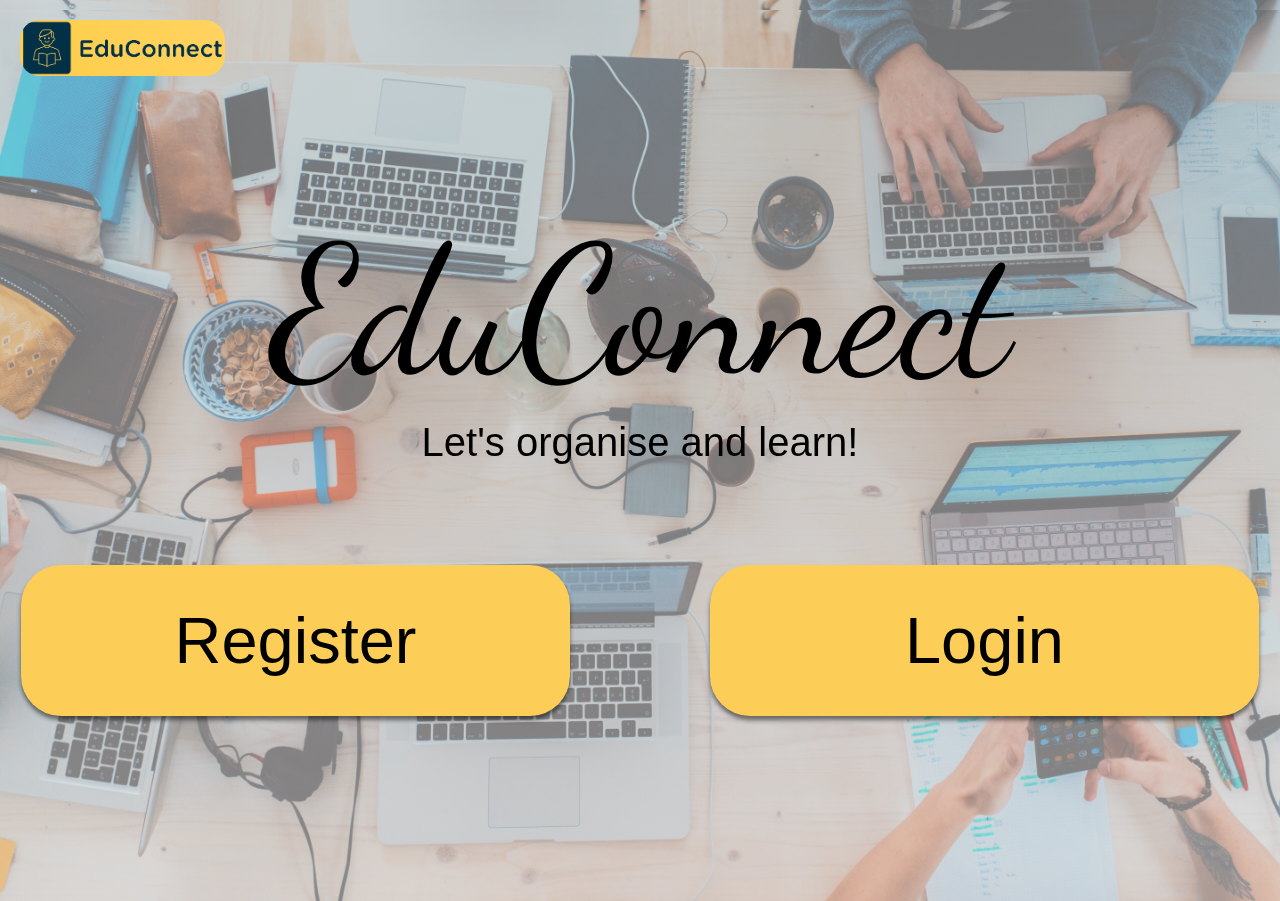
<file: index.html>
<!DOCTYPE html>
<html>

    <head>
        <title>
            EduConnect
        </title>

        <link href="css/landing.css" rel="stylesheet">
        <link href="https://fonts.googleapis.com/css2?family=Dancing+Script&display=swap" rel="stylesheet">

        <meta name="viewport" content="width=device-width, initial-scale=1.0">

    </head>

    <body>
     <div>   
        
        <!-- Adding the logo image -->
        <div class="logo">
            <img src="images/logo.png" alt="EduConnect" class="logo">
        </div>
        
        <!-- Adding the box with main contents -->
        <div class="welcome">
                
            <p class="name">EduConnect</p>
            <p class="description">Let's organise and learn!</p>

            <div class="button-container">
                <button class="button" onclick="myFunction()">Register</button>
                <button class="button" onclick="myFunction()">Login</button>
            </div>

        </div>
        
        
     </div>   
    </body>

</html>
</file>
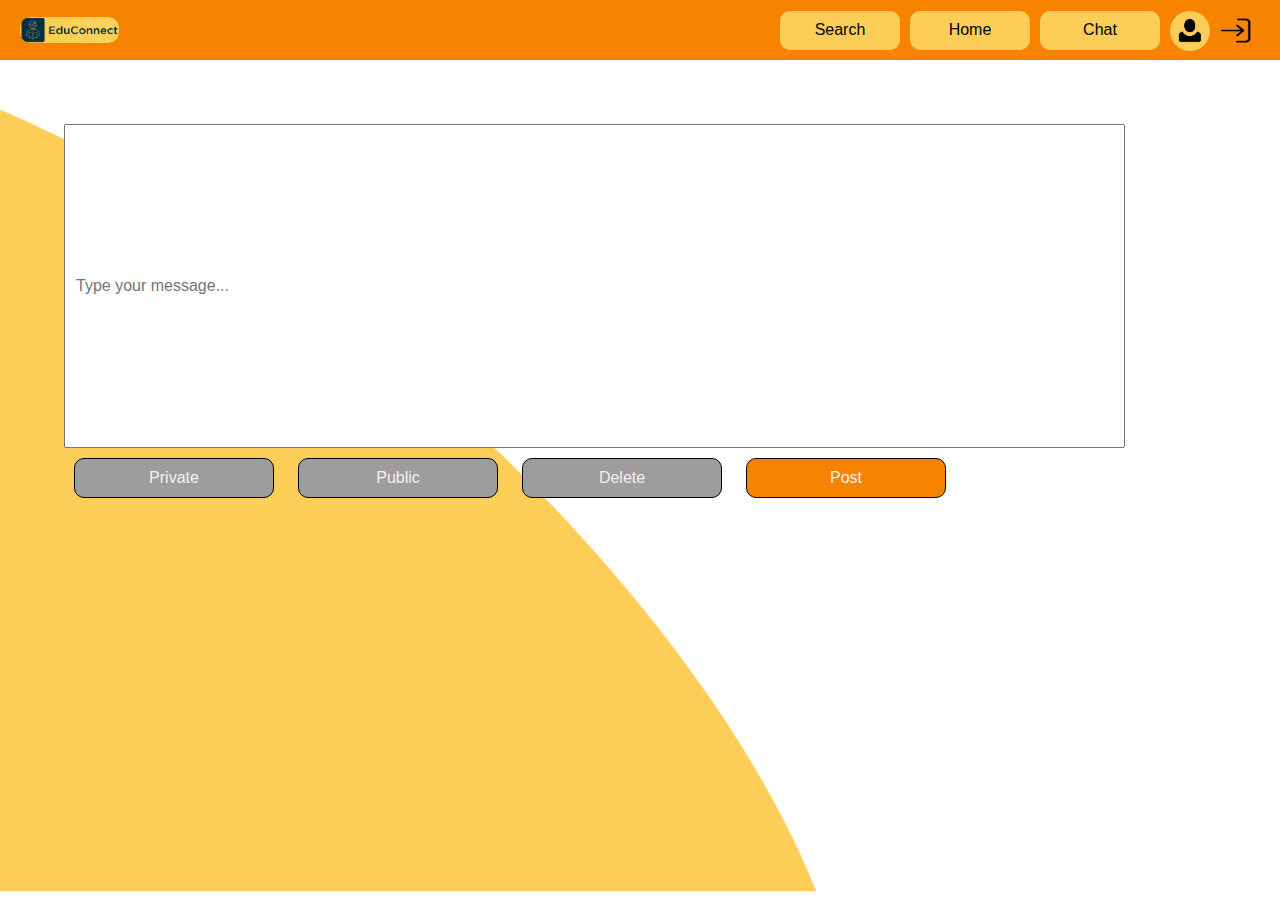
<file: addNote.html>
<!DOCTYPE html>

<html>

<head>
    <title>EduConnect</title>
    <link href="css/logout.css" rel="stylesheet">
    <link href="css/addNote.css" rel="stylesheet">
    <script src="js/notes.js"></script>
    <script src="js/logout.js"></script>
         
    <meta name="viewport" content="width=device-width, initial-scale=1.0">

</head>

<body>

    <nav>
        <a href="first_page.html" class="logo-button">
          <img src="images/logo.png" alt="Logo" class="logo-img">
        </a>
        <ul class="nav-links">
          <li><a class="button-a" href="enrollMe.html">Search</a></li>
          <li><a class="button-b" href="first_page.html">Home</a></li>
          <li><a class="button-c" href="chat.html">Chat</a></li>
        </ul>
        <div class="profile">
          <a href="profile.html"><img src="images/profile.png" alt="Profile"></a>
        </div>
        <div class="logout">
          <a href="#" onclick="showLogoutPopup()"><img src="images/logout.png" alt="Logout"></a>
        </div>
        <div id="logoutPopup" class="popup1">
          <h3>Are you sure you want to log out?</h3>
          <button onclick="confirmLogout()">Yes</button>
          <button onclick="cancelLogout()">No</button>
        </div>
    
      </nav>


    <div class="note-form">

        <input type="text" class="note-textarea" placeholder="Type your message...">

        <button class="grey-button" onclick="inAddButton(event)">Private</button>
        <button class="grey-button" onclick="inAddButton(event)">Public</button>
        <button class="grey-button" onclick="inAddButton(event)">Delete</button>
        <button class="submit-button" onclick="inAddButton(event)">Post</button>

    </div>

</body>

</html>
</file>
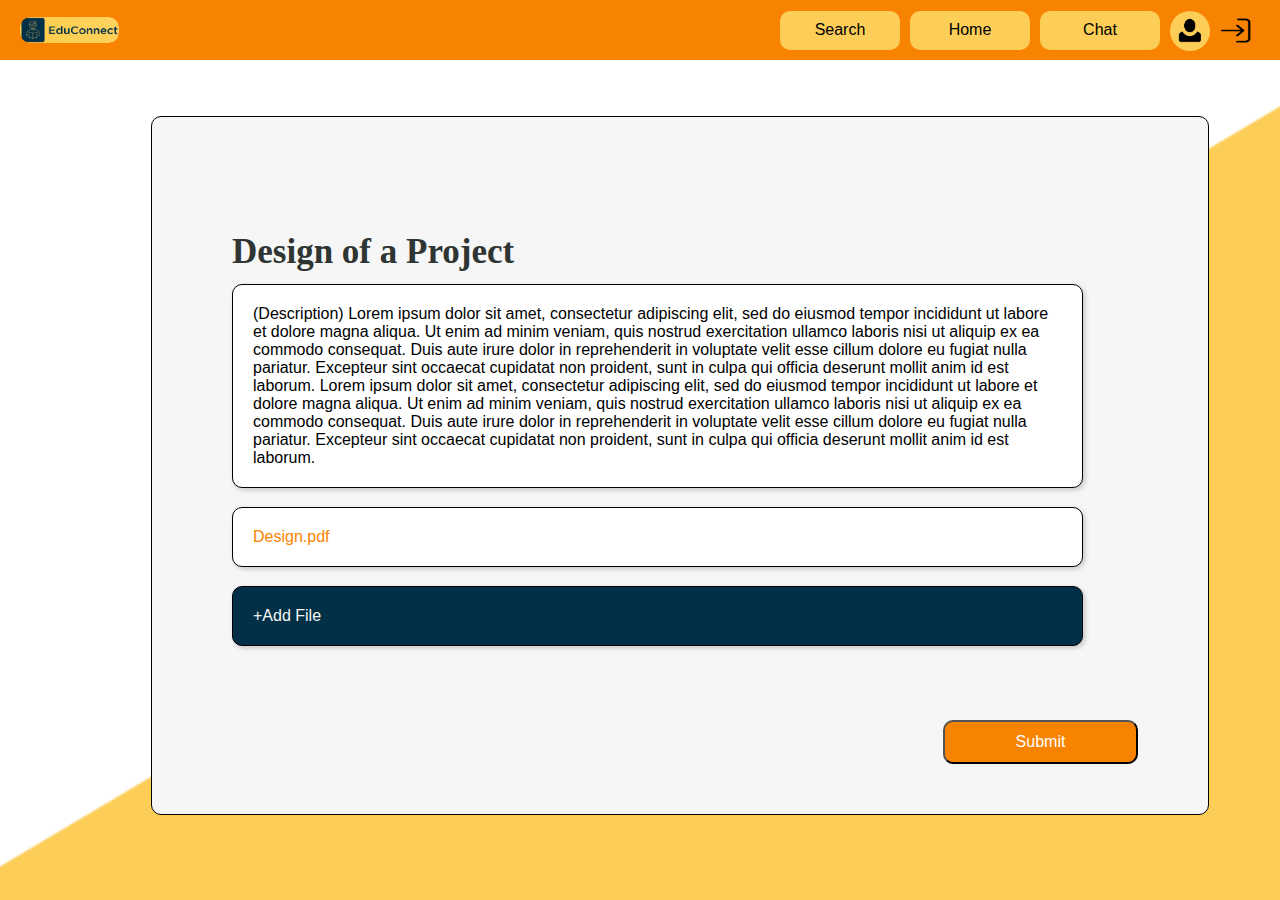
<file: assignment.html>
<!DOCTYPE html>
<html>

    <head>
        <title>
            EduConnect
        </title>
        <link href="css/logout.css" rel="stylesheet">
        <link href="css/assignment.css" rel="stylesheet">
        <meta name="viewport" content="width=device-width, initial-scale=1">

    </head>

    <body>
        <nav>
            <a href="#" class="logo-button">
              <img src="images/logo.png" alt="Logo" class="logo-img">
            </a>
            <ul class="nav-links">
              <li><a class="button-a" href="enrollMe.html">Search</a></li>
              <li><a class="button-b" href="first_page.html">Home</a></li>
              <li><a class="button-c" href="chat.html">Chat</a></li>
            </ul>
            <div class="profile">
              <a href="profile.html"><img src="images/profile.png" alt="Profile"></a>
            </div>
            <div class="logout">
              <a href="#", onclick="showLogoutPopup()"><img src="images/logout.png" alt="Logout"></a>
            </div>
            <div id="logoutPopup" class="popup1">
              <h3>Are you sure you want to log out?</h3>
              <button onclick="confirmLogout()">Yes</button>
              <button onclick="cancelLogout()">No</button>
            </div>
        </nav>

        <div class="assignment-page">
    
        <div class="button-assignment-container">
          <div class="title">Design of a Project

            <button class="button1">(Description) 
              Lorem ipsum dolor sit amet, consectetur adipiscing elit, sed do eiusmod tempor incididunt ut labore et dolore magna aliqua. Ut enim ad minim veniam, quis nostrud exercitation ullamco laboris nisi ut aliquip ex ea commodo consequat. Duis aute irure dolor in reprehenderit in voluptate velit esse cillum dolore eu fugiat nulla pariatur. Excepteur sint occaecat cupidatat non proident, sunt in culpa qui officia deserunt mollit anim id est laborum. 
              Lorem ipsum dolor sit amet, consectetur adipiscing elit, sed do eiusmod tempor incididunt ut labore et dolore magna aliqua. Ut enim ad minim veniam, quis nostrud exercitation ullamco laboris nisi ut aliquip ex ea commodo consequat. Duis aute irure dolor in reprehenderit in voluptate velit esse cillum dolore eu fugiat nulla pariatur. Excepteur sint occaecat cupidatat non proident, sunt in culpa qui officia deserunt mollit anim id est laborum. </button>
            <button class="button2">Design.pdf</button>
            <button class="button-add">+Add File</button>
            <button class="submit", onclick="myFunction(event)">Submit</button>
        </div>
    </div>   
  </div>
  <script src="js/assignment.js"></script> 
  <script src="js/logout.js"></script>  
    </body>
</html>
</file>
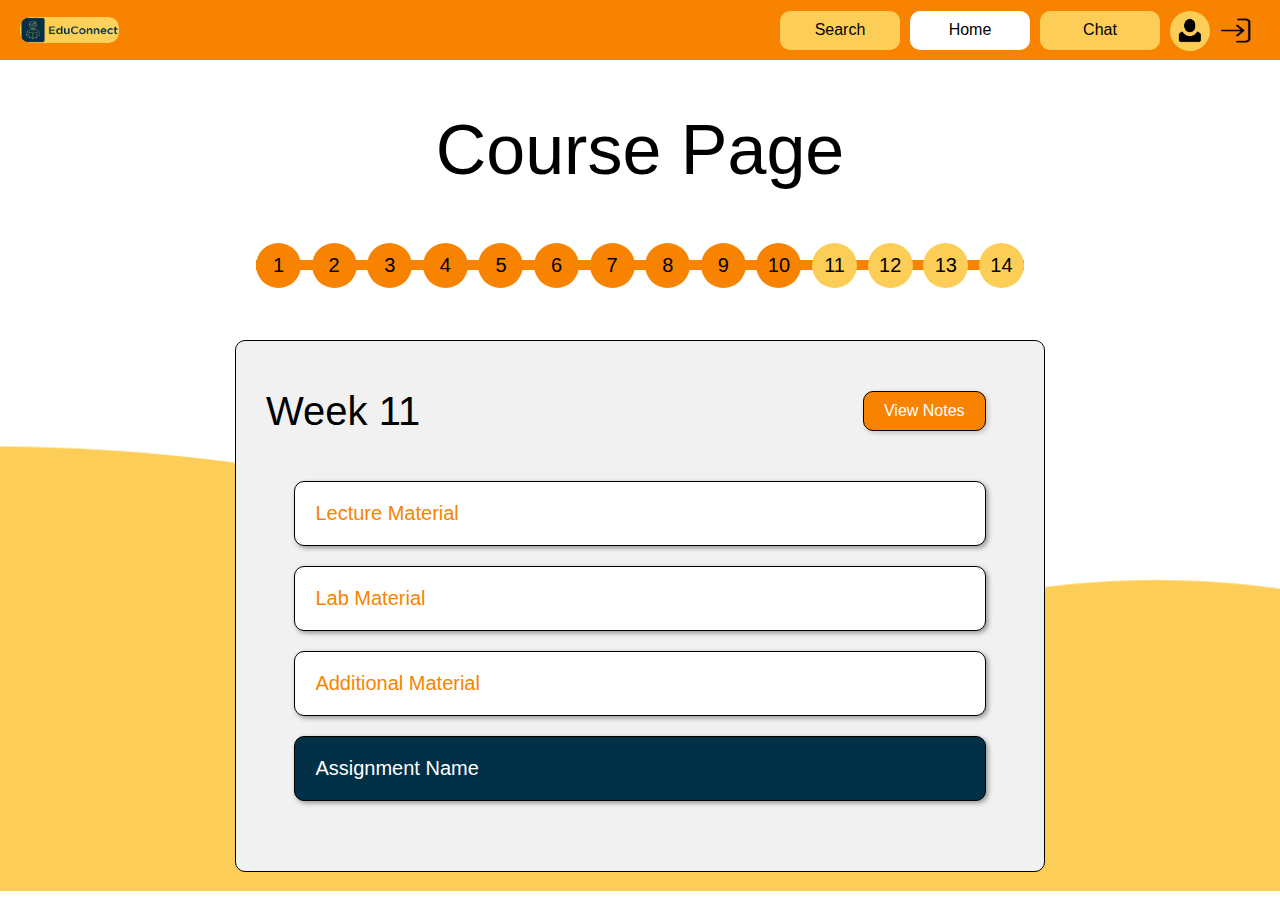
<file: coursePage.html>
<!DOCTYPE html>
<html>

    <head>
        <title>EduConnect</title>
        <link href="css/logout.css" rel="stylesheet">
        <link href="css/coursePage.css" rel="stylesheet">
        <script src="js/coursePage.js"></script>
        <script src="js/logout.js"></script>    
        <meta name="viewport" content="width=device-width, initial-scale=1.0">

    </head>

    <body>

      <nav>
        <a href="first_page.html" class="logo-button">
          <img src="images/logo.png" alt="Logo" class="logo-img">
        </a>
        <ul class="nav-links">
          <li><a class="button-a" href="enrollMe.html">Search</a></li>
          <li><a class="button-b" href="first_page.html">Home</a></li>
          <li><a class="button-c" href="chat.html">Chat</a></li>
        </ul>
        <div class="profile">
          <a href="profile.html"><img src="images/profile.png" alt="Profile"></a>
        </div>
        <div class="logout">
          <a href="#" onclick="showLogoutPopup()"><img src="images/logout.png" alt="Logout"></a>
        </div>
        <div id="logoutPopup" class="popup1">
          <h3>Are you sure you want to log out?</h3>
          <button onclick="confirmLogout()">Yes</button>
          <button onclick="cancelLogout()">No</button>
        </div>
    
      </nav>

        <div class="course-page">

            <div class="title">Course Page</div>

            <div class="progress-bar">
              <div class="progress-line"></div>
              <div class="progress-circles">
                <div class="circle orange">1</div>
                <div class="circle orange">2</div>
                <div class="circle orange">3</div>
                <div class="circle orange">4</div>
                <div class="circle orange">5</div>
                <div class="circle orange">6</div>
                <div class="circle orange">7</div>
                <div class="circle orange">8</div>
                <div class="circle orange">9</div>
                <div class="circle orange">10</div>
                <div class="circle yellow">11</div>
                <div class="circle yellow">12</div>
                <div class="circle yellow">13</div>
                <div class="circle yellow">14</div>
              </div>
            </div>
        


            <div class="content-box">
              <div class="week-section">
                <div class="week">Week 11</div>
                <button class="view-notes" onclick="note(event)">View Notes</button>
              </div>
              <div class="buttons-section">
                <button class="material-button" onclick="material(event)">Lecture Material</button>
                <button class="material-button" onclick="material(event)">Lab Material</button>
                <button class="material-button" onclick="material(event)">Additional Material</button>
                <button class="assignment-button" onclick="assignment(event)">Assignment Name</button>
              </div>
            </div>

        </div>          

    </body>

</html>
</file>
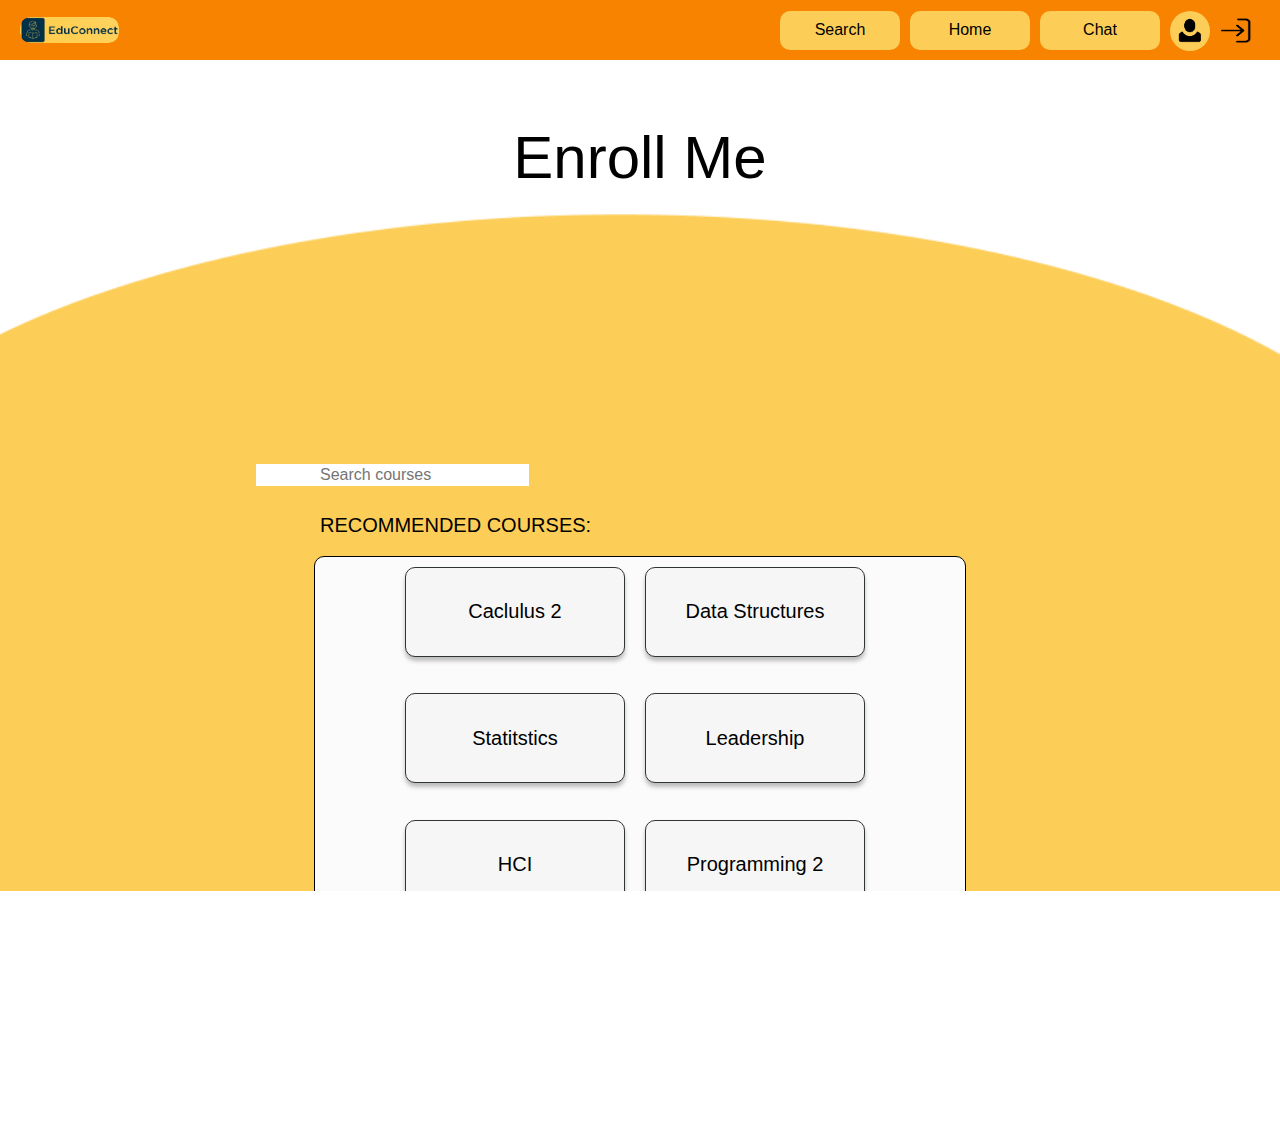
<file: enrollMe.html>
<!DOCTYPE html>
<html>

    <head>
        <title>
            EduConnect
        </title>
        <script src="js/logout.js"></script>
        <link href="css/logout.css" rel="stylesheet">
        <link href="css/enrollMe.css" rel="stylesheet">
        <link href="https://fonts.googleapis.com/css2?family=Dancing+Script&display=swap" rel="stylesheet">
        <link rel="stylesheet" href="https://cdnjs.cloudflare.com/ajax/libs/font-awesome/5.15.3/css/all.min.css" integrity="sha512-TZD9FKSPW7gUnMDoWw4BL/14hG6jEWu//JjIEBpttwwDqkKTVtH5fdzEJo10LZhqXx77P6+jABtj4qD6QW3TRg==" crossorigin="anonymous" referrerpolicy="no-referrer" />

        <link rel="stylesheet" href="https://cdnjs.cloudflare.com/ajax/libs/font-awesome/5.15.3/css/all.min.css">
        <meta name="viewport" content="width=device-width, initial-scale=1.0">

    </head>

    <body>
        <nav>
            <a href="#" class="logo-button">
              <img src="images/logo.png" alt="Logo" class="logo-img">
            </a>
            <ul class="nav-links">
              <li><a class="button-a" href="enrollMe.html">Search</a></li>
              <li><a class="button-b" href="first_page.html">Home</a></li>
              <li><a class="button-c" href="chat.html">Chat</a></li>
            </ul>
            <div class="profile">
              <a href="profile.html"><img src="images/profile.png" alt="Profile"></a>
            </div>
            <div class="logout">
              <a href="#" onclick="showLogoutPopup()"><img src="images/logout.png" alt="Logout"></a>
            </div>
            <div id="logoutPopup" class="popup1">
              <h3>Are you sure you want to log out?</h3>
              <button onclick="confirmLogout()">Yes</button>
              <button onclick="cancelLogout()">No</button>
            </div>
        </nav>
    
           
        <h3 class="enrollMe-title">Enroll Me</h3>
        <div class="container">
            <div class="search-box">
                 <input type="text" class="search-input" placeholder="Search courses">
                
        </div>
        <h3 class="recommended-title">RECOMMENDED COURSES:</h3>
          <div class="button-container">
            <button class="button" onclick="myFunction()">Caclulus 2</button>
            <button class="button" onclick="myFunction()">Data Structures</button>
            <button class="button" onclick="myFunction()">Statitstics</button>
            <button class="button" onclick="myFunction()">Leadership</button>
            <button class="button" onclick="myFunction()">HCI</button>
            <button class="button" onclick="myFunction()">Programming 2</button>
        </div>
    </div>
    </body>

</html>
</file>
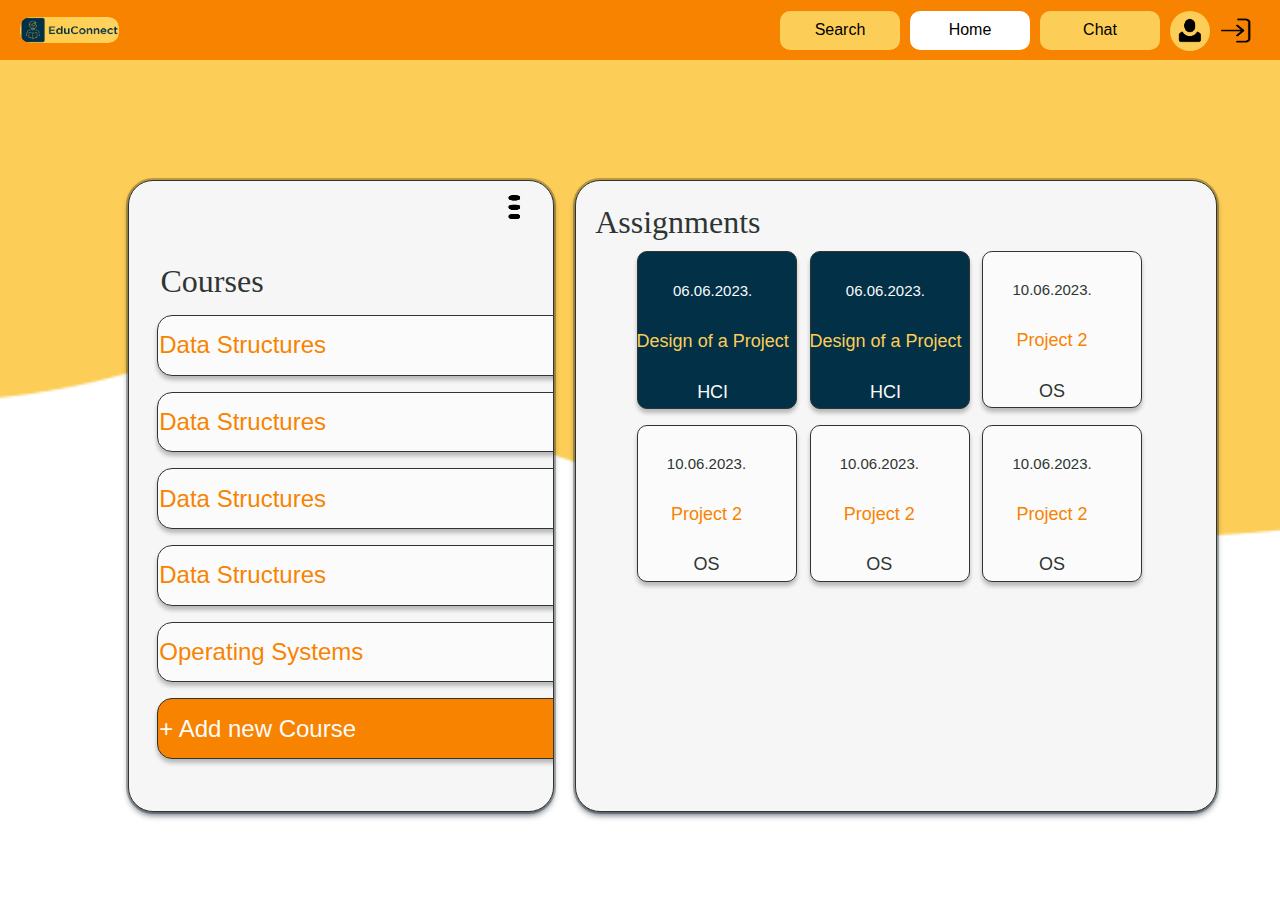
<file: first_page.html>
<!DOCTYPE html>
<html>

    <head>
        <title>
            EduConnect
        </title>

        <link href="css/firstpage.css" rel="stylesheet">
        <link href="css/logout.css" rel="stylesheet">
        <meta name="viewport" content="width=device-width, initial-scale=1.0">

    </head>

    <body>
        <nav>
            <a href="#" class="logo-button">
              <img src="images/logo.png" alt="Logo" class="logo-img">
            </a>
            <ul class="nav-links">
              <li><a class="button-a" href="enrollMe.html">Search</a></li>
              <li><a class="button-b" href="first_page.html">Home</a></li>
              <li><a class="button-c" href="chat.html">Chat</a></li>
            </ul>
            <div class="profile">
              <a href="profile.html"><img src="images/profile.png" alt="Profile"></a>
            </div>
            <div class="logout">
              <a href="#" onclick="showLogoutPopup()"><img src="images/logout.png" alt="Logout"></a>
            </div>
            <div id="logoutPopup" class="popup1">
              <h3>Are you sure you want to log out?</h3>
              <button onclick="confirmLogout()">Yes</button>
              <button onclick="cancelLogout()">No</button>
            </div>
        
        </nav>
        <div class="first-page">
          <div class="title">Courses</div>
            <div class="image"><img src="images/menu_moreoptions.png" alt="Image" onClick="togglePopup()"></div>
            <div id="popup" class="popup">
              <span onclick="togglePopup()" class="close">&times;</span>
              <h3>Options</h3>
              <button onclick="removeSubjects()">Remove Subjects</button>     
              <select id="sort-dropdown">
                <option value="alphabetical">Sort by Alphabetical</option>
                <option value="lastUsed">Sort by Last Used</option>
              </select>
      
              
            </div>

        <div class="button-courses-container">
            <button class="button" onclick="myFunction(event)">Data Structures</button>
            <button class="button" onclick="myFunction(event)">Data Structures</button>
            <button class="button" onclick="myFunction(event)">Data Structures</button>
            <button class="button" onclick="myFunction(event)">Data Structures</button>
            <button class="button" onclick="myFunction(event)">Operating Systems</button>
            <button class="button-new" onclick="myFunction1(event)">+ Add new Course</button>
        </div>
    </div>
    <div class="second-page">
      <span>Assignments</span>  
  <div class="button-assignments-container">
      <button class="button1" onclick="myFunction2(event)"><span class="text">06.06.2023.</span>
        <span class="text">Design of a Project</span>
        <span class="text">HCI</span>
      </button>
      <button class="button1" onclick="myFunction2(event)"><span class="text">06.06.2023.</span>
        <span class="text">Design of a Project</span>
        <span class="text">HCI</span>
      </button>
      <button class="button2" onclick="myFunction2(event)"><span class="text1">10.06.2023.</span>
        <span class="text1">Project 2</span>
        <span class="text1">OS</span>
      </button>
      <button class="button2" onclick="myFunction2(event)"><span class="text1">10.06.2023.</span>
        <span class="text1">Project 2</span>
        <span class="text1">OS</span>
      </button>
      <button class="button2" onclick="myFunction2(event)"><span class="text1">10.06.2023.</span>
        <span class="text1">Project 2</span>
        <span class="text1">OS</span>
      </button>
      <button class="button2" onclick="myFunction2(event)"><span class="text1">10.06.2023.</span>
        <span class="text1">Project 2</span>
        <span class="text1">OS</span>
      </button>
     
  </div>
</div>

<script src="js/firstPage.js"></script> 
<script src="js/logout.js"></script>   
    </body>

</html>
</file>
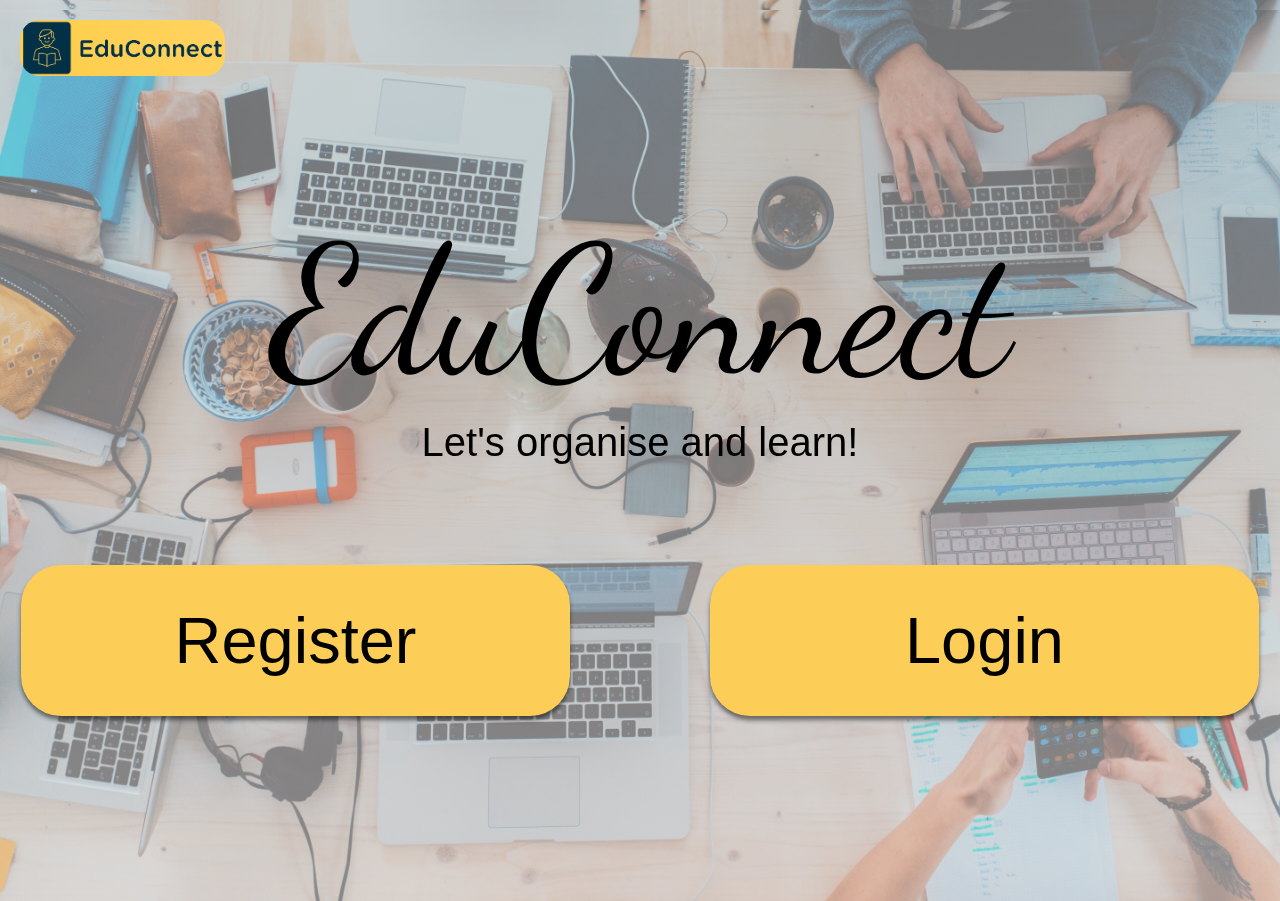
<file: landingPage.html>
<!DOCTYPE html>
<html>

    <head>
        <title>
            EduConnect
        </title>

        <link href="css/landing.css" rel="stylesheet">
        <link href="https://fonts.googleapis.com/css2?family=Dancing+Script&display=swap" rel="stylesheet">

        <meta name="viewport" content="width=device-width, initial-scale=1.0">

    </head>

    <body>
     <div>   
        
        <!-- Adding the logo image -->
        <div class="logo">
            <img src="images/logo.png" alt="EduConnect" class="logo">
        </div>
        
        <!-- Adding the box with main contents -->
        <div class="welcome">
                
            <p class="name">EduConnect</p>
            <p class="description">Let's organise and learn!</p>

            <div class="button-container">
                <button class="button" onclick="myFunction(event)">Register</button>
                <button class="button" onclick="myFunction1(event)">Login</button>
            </div>

        </div>
        
        
     </div> 
     <script src="js/landingPage.js"></script>   
    </body>

</html>
</file>
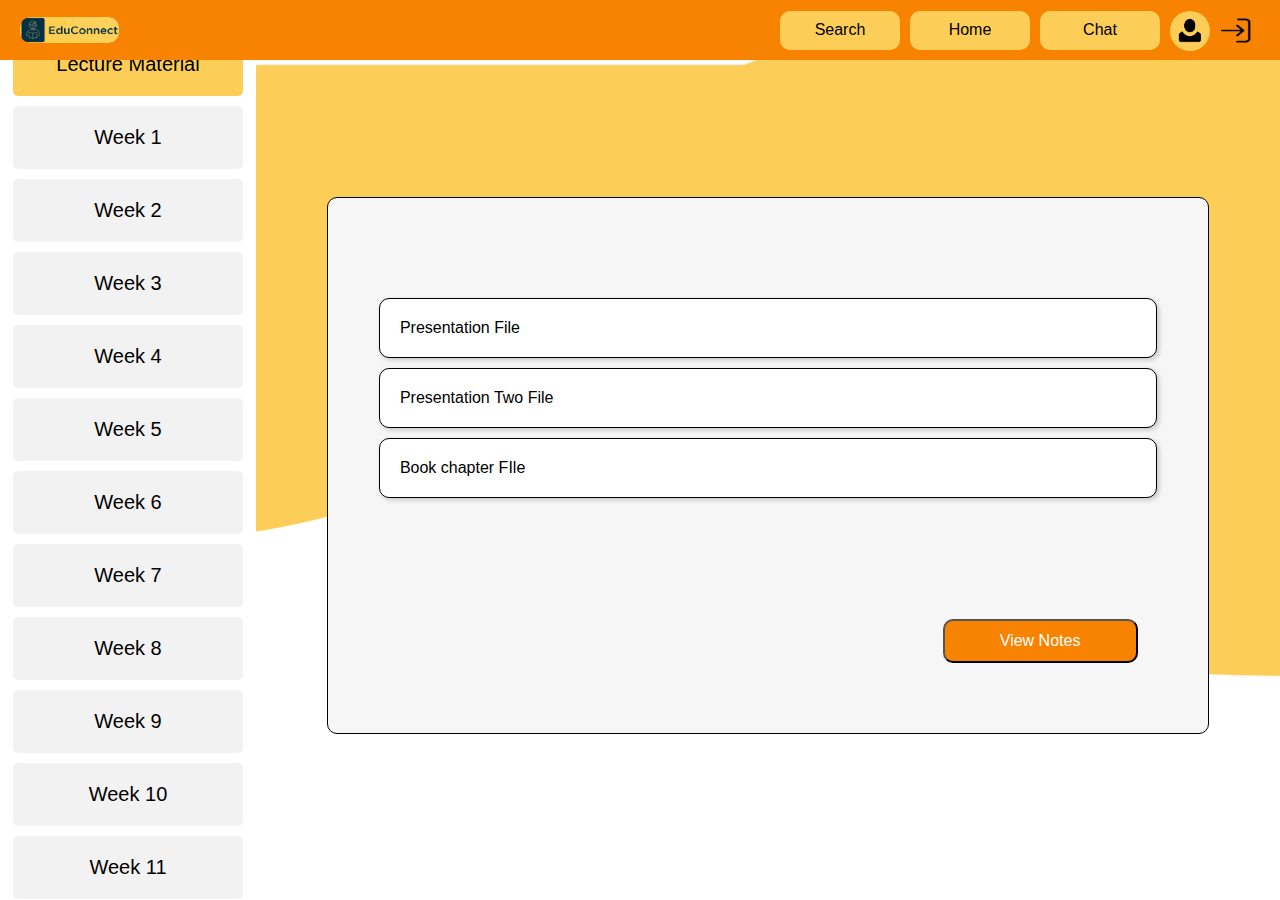
<file: materialPage.html>
<!DOCTYPE html>

<html>

<head>
    <title>EduConnect</title>
    <link href="css/logout.css" rel="stylesheet">
    <link href="css/materialPage.css" rel="stylesheet">
    <script src="js/materialPage.js"></script>
    <script src="js/logout.js"></script>
         
    <meta name="viewport" content="width=device-width, initial-scale=1.0">

</head>

<body>

  <nav>
    <a href="first_page.html" class="logo-button">
      <img src="images/logo.png" alt="Logo" class="logo-img">
    </a>
    <ul class="nav-links">
      <li><a class="button-a" href="enrollMe.html">Search</a></li>
      <li><a class="button-b" href="first_page.html">Home</a></li>
      <li><a class="button-c" href="chat.html">Chat</a></li>
    </ul>
    <div class="profile">
      <a href="profile.html"><img src="images/profile.png" alt="Profile"></a>
    </div>
    <div class="logout">
      <a href="#" onclick="showLogoutPopup()"><img src="images/logout.png" alt="Logout"></a>
    </div>
    <div id="logoutPopup" class="popup1">
      <h3>Are you sure you want to log out?</h3>
      <button onclick="confirmLogout()">Yes</button>
      <button onclick="cancelLogout()">No</button>
    </div>
  </nav>

    <div class="container">

        <div class="left-section">
            <div class="left-content">
                <button class="category-button">Lecture Material</button> 
                
                <button class="left-button">Week 1</button>
                <button class="left-button">Week 2</button>
                <button class="left-button">Week 3</button>
                <button class="left-button">Week 4</button>
                <button class="left-button">Week 5</button>
                <button class="left-button">Week 6</button>
                <button class="left-button">Week 7</button>
                <button class="left-button">Week 8</button>
                <button class="left-button">Week 9</button>
                <button class="left-button">Week 10</button>
                <button class="left-button">Week 11</button>
                <button class="left-button">Week 12</button>
                <button class="left-button">Week 13</button>
                <button class="left-button">Week 14</button>
            </div>
        </div>
        
        <div class="right-section">

            <div class="right-content">
                <button class="right-button">Presentation File</button>
                <button class="right-button">Presentation Two File</button>
                <button class="right-button">Book chapter FIle</button>

                <button class="view-notes-button" onclick="notes(event)">View Notes</button>
            </div>

        </div>

    </div>
      
      
      

</body>

</html>
</file>
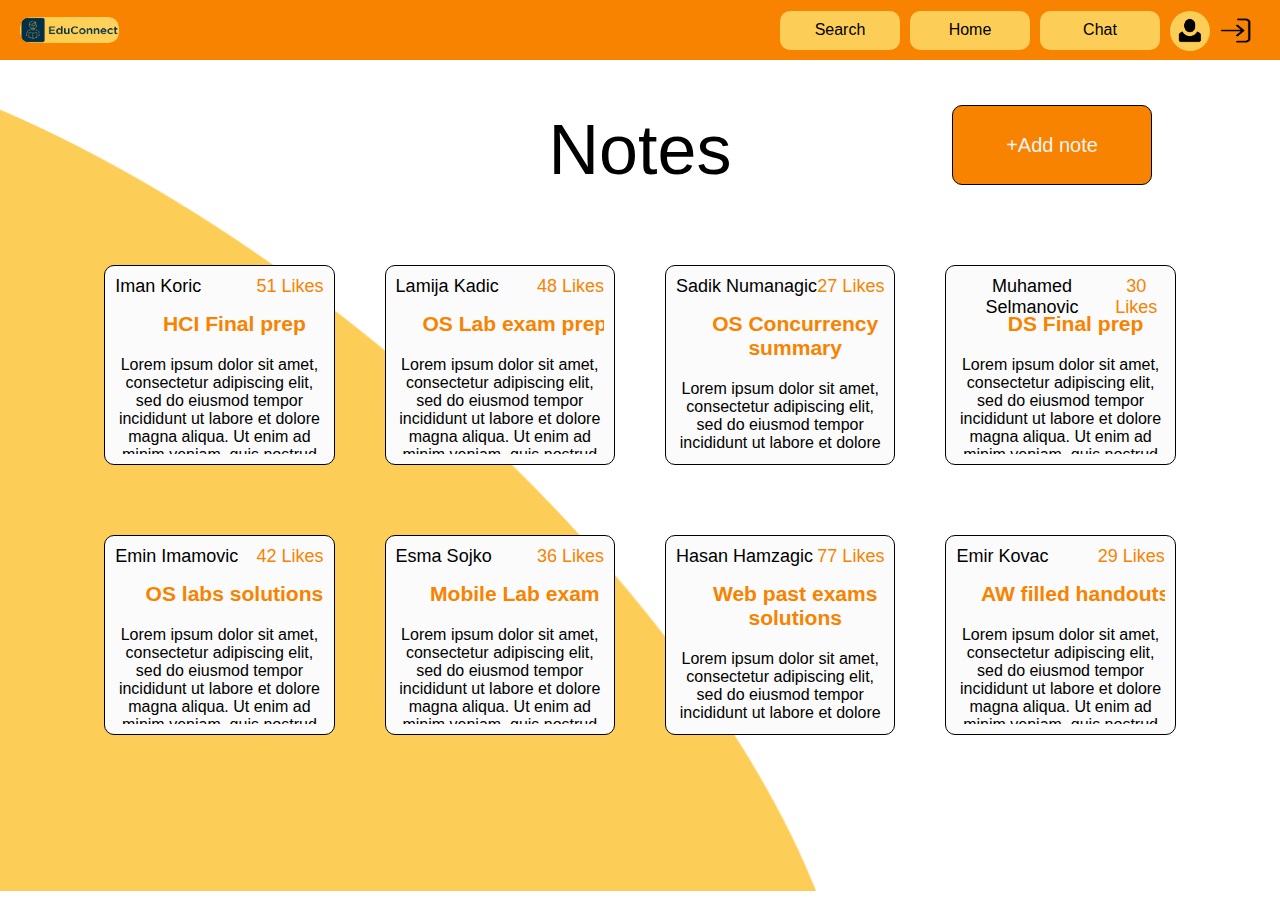
<file: notes.html>
<!DOCTYPE html>

<html>

<head>
    <title>EduConnect</title>
    <link href="css/logout.css" rel="stylesheet">
    <link href="css/notes.css" rel="stylesheet">
    <script src="js/notes.js"></script>
    <script src="js/logout.js"></script>
         
    <meta name="viewport" content="width=device-width, initial-scale=1.0">

</head>

<body>

    <nav>
        <a href="first_page.html" class="logo-button">
          <img src="images/logo.png" alt="Logo" class="logo-img">
        </a>
        <ul class="nav-links">
          <li><a class="button-a" href="enrollMe.html">Search</a></li>
          <li><a class="button-b" href="first_page.html">Home</a></li>
          <li><a class="button-c" href="chat.html">Chat</a></li>
        </ul>
        <div class="profile">
          <a href="profile.html"><img src="images/profile.png" alt="Profile"></a>
        </div>
        <div class="logout">
          <a href="#" onclick="showLogoutPopup()"><img src="images/logout.png" alt="Logout"></a>
        </div>
        <div id="logoutPopup" class="popup1">
          <h3>Are you sure you want to log out?</h3>
          <button onclick="confirmLogout()">Yes</button>
          <button onclick="cancelLogout()">No</button>
        </div>
    
      </nav>

    <div class="notes-page">

        <div class="title">Notes</div>

        
        <button class="add" onclick="addNote(event)">
            +Add note
        </button>
        
        <div class="button-row">
            <button class="big-button" onclick="viewNote(event)">
                <div class="button-content">
                    <div class="top-row">
                        <span class="student-name">Iman Koric</span>
                        <span class="likes-count">51 Likes</span>
                      </div>
                      <h3 class="note-title">HCI Final prep</h3>
                      <p class="note-text">Lorem ipsum dolor sit amet, consectetur adipiscing elit, sed do eiusmod tempor incididunt ut labore et dolore magna aliqua. Ut enim ad minim veniam, quis nostrud ...</p>
                </div>
            </button>
            <button class="big-button" onclick="viewNote(event)">
                <div class="button-content">
                    <div class="top-row">
                        <span class="student-name">Lamija Kadic</span>
                        <span class="likes-count">48 Likes</span>
                      </div>
                      <h3 class="note-title">OS Lab exam prep</h3>
                      <p class="note-text">Lorem ipsum dolor sit amet, consectetur adipiscing elit, sed do eiusmod tempor incididunt ut labore et dolore magna aliqua. Ut enim ad minim veniam, quis nostrud ...</p>
                </div>
            </button>
            <button class="big-button" onclick="viewNote(event)">
                <div class="button-content">
                    <div class="top-row">
                        <span class="student-name">Sadik Numanagic</span>
                        <span class="likes-count">27 Likes</span>
                      </div>
                      <h3 class="note-title">OS Concurrency summary</h3>
                      <p class="note-text">Lorem ipsum dolor sit amet, consectetur adipiscing elit, sed do eiusmod tempor incididunt ut labore et dolore magna aliqua. Ut enim ad minim veniam, quis nostrud ...</p>
                </div>
            </button>
            <button class="big-button" onclick="viewNote(event)">
                <div class="button-content">
                    <div class="top-row">
                        <span class="student-name">Muhamed Selmanovic</span>
                        <span class="likes-count">30 Likes</span>
                      </div>
                      <h3 class="note-title">DS Final prep</h3>
                      <p class="note-text">Lorem ipsum dolor sit amet, consectetur adipiscing elit, sed do eiusmod tempor incididunt ut labore et dolore magna aliqua. Ut enim ad minim veniam, quis nostrud ...</p>
                </div>
            </button>
        </div>
        <div class="button-row">
            <button class="big-button" onclick="viewNote(event)">
                <div class="button-content">
                    <div class="top-row">
                        <span class="student-name">Emin Imamovic</span>
                        <span class="likes-count">42 Likes</span>
                      </div>
                      <h3 class="note-title">OS labs solutions</h3>
                      <p class="note-text">Lorem ipsum dolor sit amet, consectetur adipiscing elit, sed do eiusmod tempor incididunt ut labore et dolore magna aliqua. Ut enim ad minim veniam, quis nostrud ...</p>
                </div>
            </button>
            <button class="big-button" onclick="viewNote(event)">
                <div class="button-content">
                    <div class="top-row">
                        <span class="student-name">Esma Sojko</span>
                        <span class="likes-count">36 Likes</span>
                      </div>
                      <h3 class="note-title">Mobile Lab exam</h3>
                      <p class="note-text">Lorem ipsum dolor sit amet, consectetur adipiscing elit, sed do eiusmod tempor incididunt ut labore et dolore magna aliqua. Ut enim ad minim veniam, quis nostrud ...</p>
                </div>
            </button>
            <button class="big-button" onclick="viewNote(event)">
                <div class="button-content">
                    <div class="top-row">
                        <span class="student-name">Hasan Hamzagic</span>
                        <span class="likes-count">77 Likes</span>
                      </div>
                      <h3 class="note-title">Web past exams solutions</h3>
                      <p class="note-text">Lorem ipsum dolor sit amet, consectetur adipiscing elit, sed do eiusmod tempor incididunt ut labore et dolore magna aliqua. Ut enim ad minim veniam, quis nostrud ...</p>
                </div>
            </button>
            <button class="big-button" onclick="viewNote(event)">
                <div class="button-content">
                    <div class="top-row">
                        <span class="student-name">Emir Kovac</span>
                        <span class="likes-count">29 Likes</span>
                      </div>
                      <h3 class="note-title">AW filled handouts</h3>
                      <p class="note-text">Lorem ipsum dolor sit amet, consectetur adipiscing elit, sed do eiusmod tempor incididunt ut labore et dolore magna aliqua. Ut enim ad minim veniam, quis nostrud ...</p>
                </div>
            </button>
        </div>

      </div>
      

</body>

</html>
</file>
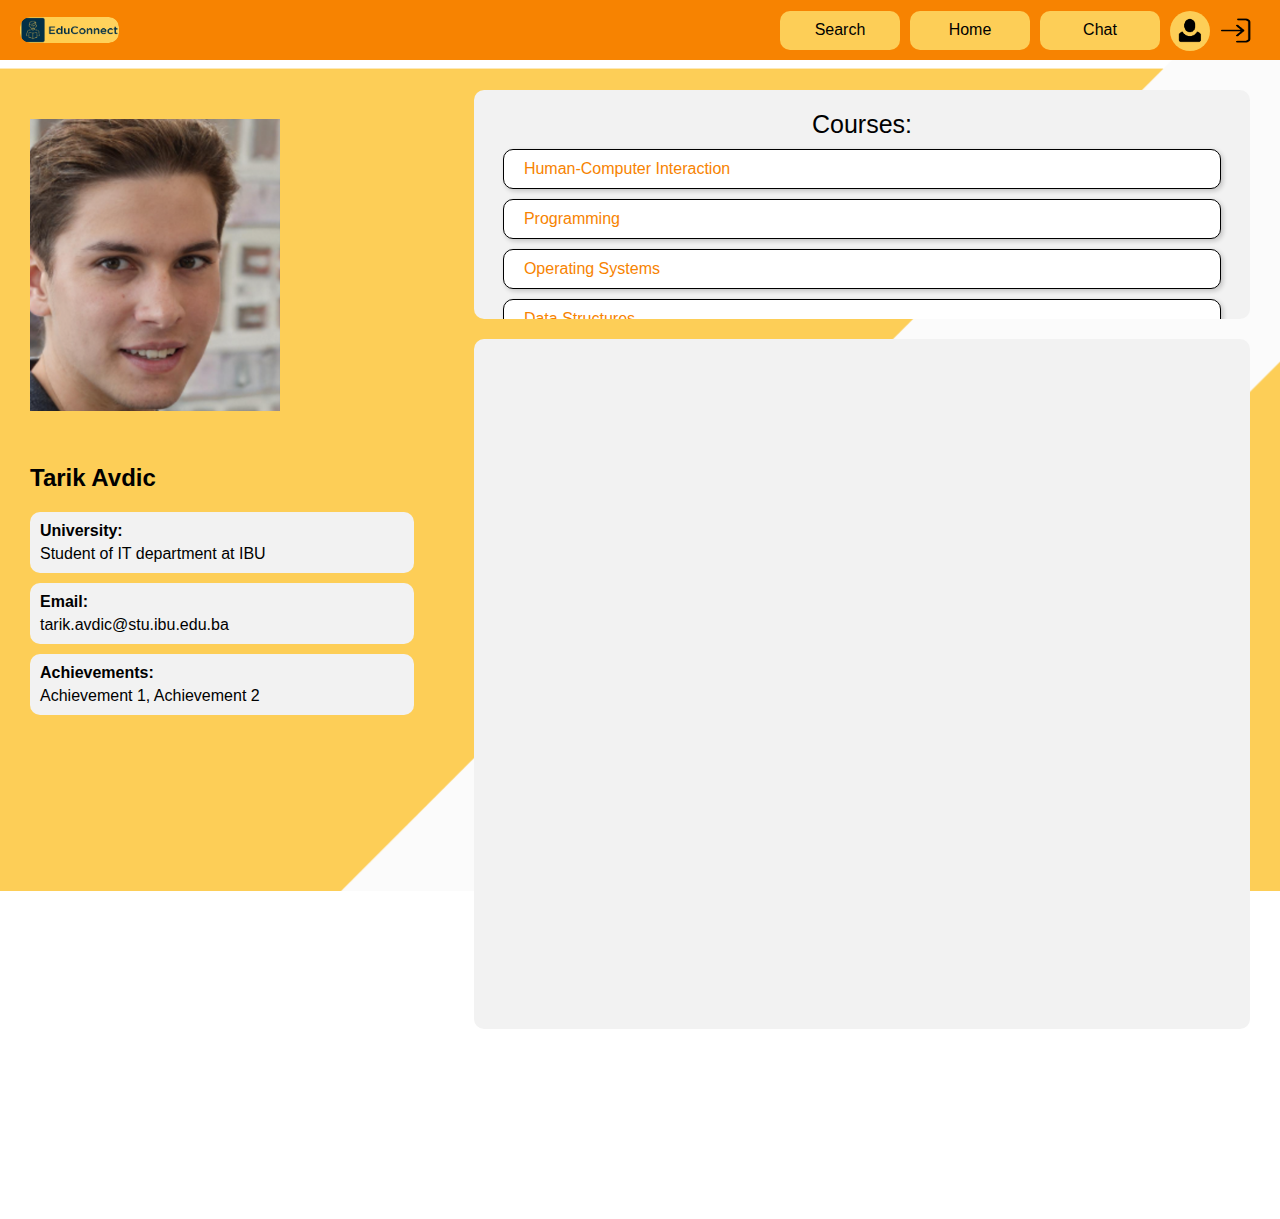
<file: profile.html>
<!DOCTYPE html>

<html>

    <head>
        <title>EduConnect</title>
        <link href="css/logout.css" rel="stylesheet">
        <link href="css/profile.css" rel="stylesheet">
        <script src="js/profile.js"></script>
        <script src="js/logout.js"></script> 
             
        <meta name="viewport" content="width=device-width, initial-scale=1.0">

    </head>

    <body>

      <nav>
        <a href="first_page.html" class="logo-button">
          <img src="images/logo.png" alt="Logo" class="logo-img">
        </a>
        <ul class="nav-links">
          <li><a class="button-a" href="enrollMe.html">Search</a></li>
          <li><a class="button-b" href="first_page.html">Home</a></li>
          <li><a class="button-c" href="chat.html">Chat</a></li>
        </ul>
        <div class="profile">
          <a href="profile.html"><img src="images/profile.png" alt="Profile"></a>
        </div>
        <div class="logout">
          <a href="#" onclick="showLogoutPopup()"><img src="images/logout.png" alt="Logout"></a>
        </div>
        <div id="logoutPopup" class="popup1">
          <h3>Are you sure you want to log out?</h3>
          <button onclick="confirmLogout()">Yes</button>
          <button onclick="cancelLogout()">No</button>
        </div>
    
      </nav>

        <div class="profile-page">

            <div class="left-section">

              <img src="images/user_photo.PNG" alt="Profile Picture" class="user-photo">
              <h2>Tarik Avdic</h2>
              
              <div class="user-details">

                <div class="user-field">
                    <div class="field-label">University:</div>
                    <div class="field-value">Student of IT department at IBU</div>
                  </div>
                  <div class="user-field">
                    <div class="field-label">Email:</div>
                    <div class="field-value">tarik.avdic@stu.ibu.edu.ba</div>
                  </div>
                  <div class="user-field">
                    <div class="field-label">Achievements:</div>
                    <div class="field-value">Achievement 1, Achievement 2</div>
                  </div>
                  
              </div>

            </div>

            <div class="right-section">

                <div class="courses-section">
                    <div class="courses">Courses:</div>
                    <div class="courses-list">
                      <button class="course-button" onclick="course(event)">Human-Computer Interaction</button>
                      <button class="course-button" onclick="course(event)">Programming</button>
                      <button class="course-button" onclick="course(event)">Operating Systems</button>
                      <button class="course-button" onclick="course(event)">Data Structures</button>
                      <button class="course-button" onclick="course(event)">Mobile Programming</button>
                      <button class="course-button" onclick="course(event)">Web Programming</button>
                    </div>
                </div>

                <div class="calendar-section">
                  
                  <iframe src="https://embed.styledcalendar.com/#9O7ITpX3KK6bmV2XbbLt" title="Styled Calendar" class="styled-calendar-container" style="width: 100%; border: none;" data-cy="calendar-embed-iframe"></iframe>
                  <script async type="module" src="https://embed.styledcalendar.com/assets/parent-window.js"></script>

                </div>

              </div>
              

          </div>
          
    </body>

</html>
</file>
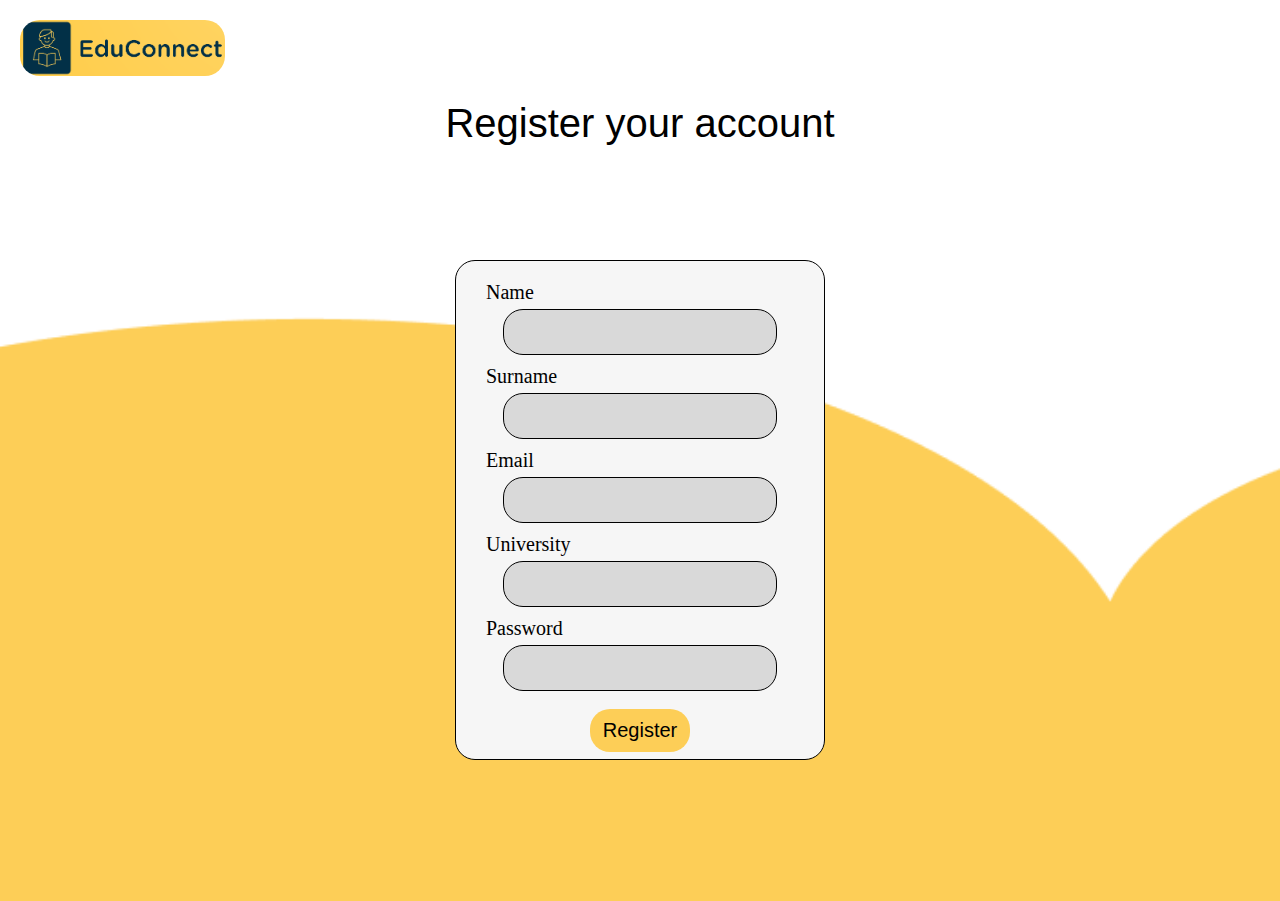
<file: register.html>
<!DOCTYPE html>
<html>

    <head>
        <title>
            EduConnect
        </title>

        <link href="css/register.css" rel="stylesheet">
        <link href="https://fonts.googleapis.com/css2?family=Dancing+Script&display=swap" rel="stylesheet">
        <meta name="viewport" content="width=device-width, initial-scale=1.0">

    </head>

    <body>
     <div>   
        
        <!-- Adding the logo image -->
        <div class="logo">
            <img src="images/logo.png" alt="EduConnect" class="logo">
        </div>
        <h3 class="register-title">Register your account</h3>
        <div class="register px-0">
          
            <form>
                <div class="form-group">
                  <label for="exampleInputName">Name</label>
                  <input type="text" class="form-control"  id="exampleInputName" aria-describedby="nameHelp" >
                </div>
                <div class="form-group">
                  <label for="exampleInputSurname1">Surname</label>
                  <input type="text" class="form-control" id="exampleInputSurname1" >
                </div>
                <div class="form-group">
                  <label for="exampleInputEmail1">Email</label>
                  <input type="email" class="form-control" id="exampleInputEmail1" >
                </div>
                <div class="form-group">
                  <label for="exampleInputUniversity1">University</label>
                  <input type="text" class="form-control" id="exampleInputUniversity1" >
                </div>
                <div class="form-group">
                  <label for="exampleInputPassword1">Password</label>
                  <input type="password" class="form-control" id="exampleInputPassword1">
                </div>
                <button type="submit" class="btn login", onclick="validateEmail()">Register</button>
                <div id="errorMessage" style="color: red;"></div>
              </form>
            
        </div>
       
        
     </div>   
     <script src="js/register.js"></script>
    </body>

</html>
</file>
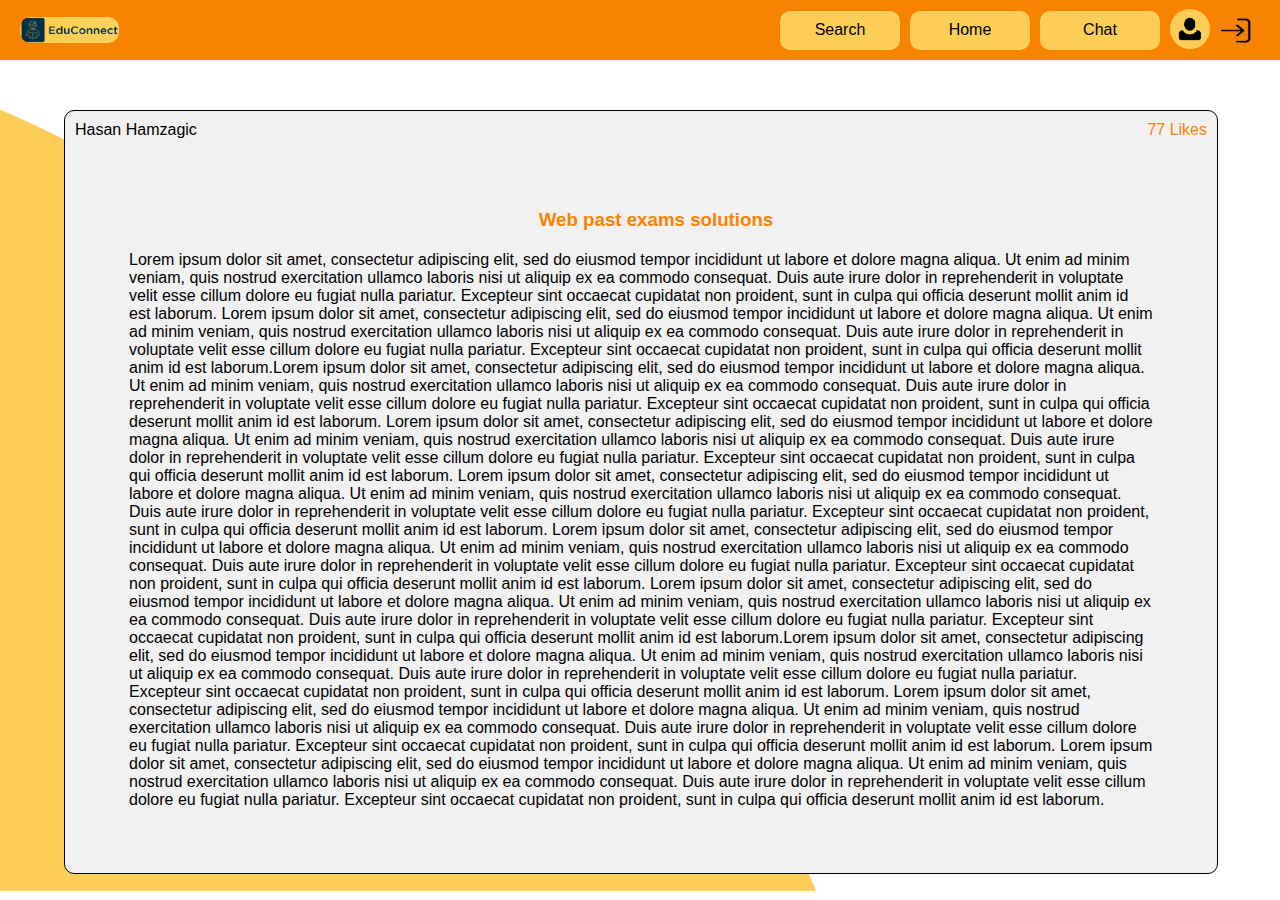
<file: viewNote.html>
<!DOCTYPE html>

<html>

<head>
    <title>EduConnect</title>
    <link href="css/logout.css" rel="stylesheet">
    <link href="css/viewNote.css" rel="stylesheet">
    <script src="js/notes.js"></script>
    <script src="js/logout.js"></script>
         
    <meta name="viewport" content="width=device-width, initial-scale=1.0">

</head>

<body>

    <nav>
        <a href="first_page.html" class="logo-button">
          <img src="images/logo.png" alt="Logo" class="logo-img">
        </a>
        <ul class="nav-links">
          <li><a class="button-a" href="enrollMe.html">Search</a></li>
          <li><a class="button-b" href="first_page.html">Home</a></li>
          <li><a class="button-c" href="chat.html">Chat</a></li>
        </ul>
        <div class="profile">
          <a href="profile.html"><img src="images/profile.png" alt="Profile"></a>
        </div>
        <div class="logout">
          <a href="#" onclick="showLogoutPopup()"><img src="images/logout.png" alt="Logout"></a>
        </div>
        <div id="logoutPopup" class="popup1">
          <h3>Are you sure you want to log out?</h3>
          <button onclick="confirmLogout()">Yes</button>
          <button onclick="cancelLogout()">No</button>
        </div>
    
    </nav>


    <div class="note-form">

        <div class="top-row">
            <span class="student-name">Hasan Hamzagic</span>
            <span class="likes-count">77 Likes</span>
        </div>
          <h3 class="note-title">Web past exams solutions</h3>

        <div type="text" class="note-textarea">

            Lorem ipsum dolor sit amet, consectetur adipiscing elit, sed do eiusmod tempor incididunt ut labore et dolore magna aliqua. Ut enim ad minim veniam, quis nostrud exercitation ullamco laboris nisi ut aliquip ex ea commodo consequat. Duis aute irure dolor in reprehenderit in voluptate velit esse cillum dolore eu fugiat nulla pariatur. Excepteur sint occaecat cupidatat non proident, sunt in culpa qui officia deserunt mollit anim id est laborum. 

            Lorem ipsum dolor sit amet, consectetur adipiscing elit, sed do eiusmod tempor incididunt ut labore et dolore magna aliqua. Ut enim ad minim veniam, quis nostrud exercitation ullamco laboris nisi ut aliquip ex ea commodo consequat. Duis aute irure dolor in reprehenderit in voluptate velit esse cillum dolore eu fugiat nulla pariatur. Excepteur sint occaecat cupidatat non proident, sunt in culpa qui officia deserunt mollit anim id est laborum.Lorem ipsum dolor sit amet, consectetur adipiscing elit, sed do eiusmod tempor incididunt ut labore et dolore magna aliqua. Ut enim ad minim veniam, quis nostrud exercitation ullamco laboris nisi ut aliquip ex ea commodo consequat. Duis aute irure dolor in reprehenderit in voluptate velit esse cillum dolore eu fugiat nulla pariatur. Excepteur sint occaecat cupidatat non proident, sunt in culpa qui officia deserunt mollit anim id est laborum.

            Lorem ipsum dolor sit amet, consectetur adipiscing elit, sed do eiusmod tempor incididunt ut labore et dolore magna aliqua. Ut enim ad minim veniam, quis nostrud exercitation ullamco laboris nisi ut aliquip ex ea commodo consequat. Duis aute irure dolor in reprehenderit in voluptate velit esse cillum dolore eu fugiat nulla pariatur. Excepteur sint occaecat cupidatat non proident, sunt in culpa qui officia deserunt mollit anim id est laborum.

            Lorem ipsum dolor sit amet, consectetur adipiscing elit, sed do eiusmod tempor incididunt ut labore et dolore magna aliqua. Ut enim ad minim veniam, quis nostrud exercitation ullamco laboris nisi ut aliquip ex ea commodo consequat. Duis aute irure dolor in reprehenderit in voluptate velit esse cillum dolore eu fugiat nulla pariatur. Excepteur sint occaecat cupidatat non proident, sunt in culpa qui officia deserunt mollit anim id est laborum.

            Lorem ipsum dolor sit amet, consectetur adipiscing elit, sed do eiusmod tempor incididunt ut labore et dolore magna aliqua. Ut enim ad minim veniam, quis nostrud exercitation ullamco laboris nisi ut aliquip ex ea commodo consequat. Duis aute irure dolor in reprehenderit in voluptate velit esse cillum dolore eu fugiat nulla pariatur. Excepteur sint occaecat cupidatat non proident, sunt in culpa qui officia deserunt mollit anim id est laborum. 

            Lorem ipsum dolor sit amet, consectetur adipiscing elit, sed do eiusmod tempor incididunt ut labore et dolore magna aliqua. Ut enim ad minim veniam, quis nostrud exercitation ullamco laboris nisi ut aliquip ex ea commodo consequat. Duis aute irure dolor in reprehenderit in voluptate velit esse cillum dolore eu fugiat nulla pariatur. Excepteur sint occaecat cupidatat non proident, sunt in culpa qui officia deserunt mollit anim id est laborum.Lorem ipsum dolor sit amet, consectetur adipiscing elit, sed do eiusmod tempor incididunt ut labore et dolore magna aliqua. Ut enim ad minim veniam, quis nostrud exercitation ullamco laboris nisi ut aliquip ex ea commodo consequat. Duis aute irure dolor in reprehenderit in voluptate velit esse cillum dolore eu fugiat nulla pariatur. Excepteur sint occaecat cupidatat non proident, sunt in culpa qui officia deserunt mollit anim id est laborum.

            Lorem ipsum dolor sit amet, consectetur adipiscing elit, sed do eiusmod tempor incididunt ut labore et dolore magna aliqua. Ut enim ad minim veniam, quis nostrud exercitation ullamco laboris nisi ut aliquip ex ea commodo consequat. Duis aute irure dolor in reprehenderit in voluptate velit esse cillum dolore eu fugiat nulla pariatur. Excepteur sint occaecat cupidatat non proident, sunt in culpa qui officia deserunt mollit anim id est laborum.

            Lorem ipsum dolor sit amet, consectetur adipiscing elit, sed do eiusmod tempor incididunt ut labore et dolore magna aliqua. Ut enim ad minim veniam, quis nostrud exercitation ullamco laboris nisi ut aliquip ex ea commodo consequat. Duis aute irure dolor in reprehenderit in voluptate velit esse cillum dolore eu fugiat nulla pariatur. Excepteur sint occaecat cupidatat non proident, sunt in culpa qui officia deserunt mollit anim id est laborum.

        </div>


    </div>

</body>

</html>
</file>
<file: css/landing.css>
html, body {
    margin: 0;
    padding: 0;
    background-image: linear-gradient(rgba(179, 176, 176, 0.5), rgba(230, 222, 222, 0.5)), url('../images/Landing_photo.jpg');
    background-size: cover;
    background-position: center;
    background-repeat: no-repeat;
    height: 99vh;
    width: 100%;
    margin: 0;
    padding: 0;
  }

.logo {
    border-radius: 20px;
    position: static;
    margin-top: 10px;
    margin-left: 10px;
    height: 40%;
    width: 40%;
}

.welcome {
    position: fixed;
    top: 55%;
    left: 50%;
    transform: translate(-50%, -50%);
    text-align: center;
}

.name {
    font-size: 180px;
    font-family: 'Dancing Script', cursive;
    margin: 0px;
    padding: 0px;    
}

.description {
    font-size: 40px;
    font-family: 'Gothic A1', sans-serif;
    margin: 0px;
    padding: 0px;
    margin-bottom: 30px;
}

.button-container {
    display: flex;
}


.button {
    background-color: #FDCE57;
    color: #000000;
    padding: 10px 20px;
    border-radius: 40px;
    border: none;
    text-align: center;
    text-decoration: none;
    display: inline-block;
    font-size: 65px;
    font-family: 'Gothic A1', sans-serif;
    cursor: pointer;
    margin: 70px;
    width: 549px;
    height: 151px;
    box-shadow: 0px 4px 4px rgba(0, 0, 0, 0.5);
}
  

@media screen and (max-width: 1265px) {

    .logo {
        position: absolute;
        width: 177px;
        height: 43px;
    }

    .button-container {
        display: list-item;
    }

    .button {
        font-size: 38px;
        width: 280px;
        height: 70px;
        margin: 20px;
    }

    .name {
        font-size: 70px;
    }

    .description {
        font-size: 20px;
    }
}
</file>
<file: css/logout.css>
.popup1 {
    display: none;
  position: fixed;
  bottom: 30%;
  right: 2.5%;
  transform: translate(-50%, -50%);
  background-color: #FFF;
  border: 1px solid #000;
  padding: 2.5%;
  z-index: 9999;
  max-width: 30%;
  text-align: center;
  border-radius: 30px;
    
  }
  
  .popup h3 {
    margin-top: 40px;
  }
  
  .popup1 button {
    background-color: #023047;
    color: white;
    margin-left: 20%;
    margin-right: 20%;
    margin-top: 5%;
    padding: 2.5% 5%;
    border-radius: 50px;
    width: 30%;
  }
</file>
<file: css/addNote.css>
html, body {
    margin: 0;
    padding: 0;
    background-image: url('../images/notes.PNG');
    background-size: cover;
    background-position: center;
    background-repeat: no-repeat;
    height: 99vh;
    width: 100%;
    margin: 0;
    padding: 0;
}
  
nav {
  background-color: #F78301;
  display: flex;
  align-items: center;
  height: 60px;
  padding: 0 20px;
}

.logo-button {
  display: inline-block;
  border-radius: 10px;
  overflow: hidden;
  width: 8%
}

.logo-img {
  display: block;
  width: 100%;
  border-radius: 10px;
}

.nav-links {
  list-style-type: none;
  margin: 0;
  padding: 0;
  display: flex;
  margin-left: auto;
}

.nav-links .button-a{
  display: inline-block;
  background-color: #FDCE57;
  border-radius: 10px;
  padding: 10px;
  color: black;
  text-align: center;
  text-decoration: none;    
  font-family: "Gothic A1", sans-serif;
  width: 100px;
  height: 50%;

}
.nav-links .button-b{
  display: inline-block;
  background-color: #FDCE57;
  border-radius: 10px;
  padding: 10px;
  color: black;
  text-align: center;
  text-decoration: none;    
  font-family: "Gothic A1", sans-serif;
  width: 100px;
  height: 50%;
  margin-left: 10px;
}
.nav-links .button-c{
display: inline-block;
background-color: #FDCE57;
border-radius: 10px;
padding: 10px;
color: black;
text-align: center;
text-decoration: none;    
font-family: "Gothic A1", sans-serif;
width: 100px;
height: 50%;
margin-left: 10px;
}

.nav-links .button-a:hover{
filter: drop-shadow(0px 7px 4px rgba(0, 0, 0, 0.3));
}

.nav-links .button-b:hover{
filter: drop-shadow(0px 7px 4px rgba(0, 0, 0, 0.3));
}

.nav-links .button-c:hover{
filter: drop-shadow(0px 7px 4px rgba(0, 0, 0, 0.3));
}

.profile img {
  height: 30px;
  width: 30px;
  margin-left: 10px;
  margin-top: 5px;
  background-color: #FDCE57;
  border-radius: 100px;
  object-fit: cover;
  padding: 5px; 
}

.logout img{
height: 45px;
width: 45px;
max-height: 100px;
max-width: 100px;
margin-left: 5px;
margin-top: 5px;
 
}

.note-form {
  width: 90%;
  margin: 5%;
  padding: auto;
  flex-direction: column;
}

.note-textarea {
  width: 90%;
  height: 300px;
  font-size: 16px;
  padding: 10px;
  font-family: "Gothic A1", sans-serif; 
}

.submit-button {
    background-color: #F78301;
    width: 200px;
    height: 40px;
    margin: 10px;
    right: 5%;
    font-size: 16px;
    border-radius: 10px;
    border: 0.5px solid black;
    font-family: "Gothic A1", sans-serif; 
    color: #f2f2f2;
    cursor: pointer;
    font-family: "Gothic A1", sans-serif; 
}

.grey-button {
    background-color: #9e9c9c;
    width: 200px;
    height: 40px;
    margin: 10px;
    right: 5%;
    font-size: 16px;
    border-radius: 10px;
    border: 0.5px solid black;
    font-family: "Gothic A1", sans-serif; 
    color: #f2f2f2;
    cursor: pointer;
    font-family: "Gothic A1", sans-serif; 
}
</file>
<file: css/assignment.css>
html, body {
    margin: 0;
    padding: 0;
    background-image: url('../images/assignments_page.png');
    background-size: cover;
    background-position: center;
    background-repeat: no-repeat;
    height: 100vh;
    width: 100%;
  }
  
nav {
    background-color: #F78301;
    display: flex;
    align-items: center;
    height: 60px;
    padding: 0 20px;
}
  
.logo-button {
    display: inline-block;
    border-radius: 10px;
    overflow: hidden;
    width: 8%
}
  
.logo-img {
    display: block;
    width: 100%;
    border-radius: 10px;
}
  
.nav-links {
    list-style-type: none;
    margin: 0;
    padding: 0;
    display: flex;
    margin-left: auto;
}

  
.nav-links .button-a{
    display: inline-block;
    background-color: #FDCE57;
    border-radius: 10px;
    padding: 10px;
    color: black;
    text-align: center;
    text-decoration: none;    
    font-family: "Gothic A1", sans-serif;
    height: 50%;
    width: 100px;
  
}
.nav-links .button-b{
    display: inline-block;
    background-color: #FDCE57;
    border-radius: 10px;
    padding: 10px;
    color: black;
    text-align: center;
    text-decoration: none;    
    font-family: "Gothic A1", sans-serif;
    height: 50%;
    margin-left: 10px;
    width:100px;
}
.nav-links .button-c{
  display: inline-block;
  background-color: #FDCE57;
  border-radius: 10px;
  padding: 10px;
  color: black;
  text-align: center;
  text-decoration: none;    
  font-family: "Gothic A1", sans-serif;
  height: 50%;
  width:100px;
  margin-left: 10px;
}

.nav-links .button-a:hover{
  filter: drop-shadow(0px 7px 4px rgba(0, 0, 0, 0.3));
}

.nav-links .button-b:hover{
  filter: drop-shadow(0px 7px 4px rgba(0, 0, 0, 0.3));
}

.nav-links .button-c:hover{
  filter: drop-shadow(0px 7px 4px rgba(0, 0, 0, 0.3));
}


.profile img {
    height: 30px;
    width: 30px;
    margin-left: 10px;
    margin-top: 5px;
    background-color: #FDCE57;
    border-radius: 100px;
    object-fit: cover;
    padding: 5px; 
}
.logout img{
  height: 45px;
  width: 45px;
  max-height: 100px;
  max-width: 100px;
  margin-left: 5px;
  margin-top: 5px;
   
}
.assignment-page{
    width: 100%;
    height: 90vh;
    display: flex;
    align-items: center;
    justify-content: center;
}
.button-assignment-container{
    width: 70%;
    height: 70%;    
    border: 0.15px solid black;
    border-radius: 10px;    
    display: flex;
    flex-direction: column;
    align-items: center;
    justify-content: center;
    background-color: #F6F6F6;
    padding: 80px;
    padding-top: 50px;
    position: relative;
    margin-left: 80px;
}
.button-assignment-container .title{
    font-family: 'Gothic A1';
  font-style: normal;
  font-weight: 600;
  font-size: 35px;
  line-height: 65px;
  color: #2E3532;
  margin-bottom: 30px;
  margin-top: 5px;
}
.button1{
    background-color: #ffffff;
    color: black; 
    border: 0.15px solid black;
    border-radius: 10px;
    padding: 20px;
    margin-bottom: 10px;
    width: 95%;
    font-size: 16px;
    text-align: left;
    font-family: "Gothic A1", sans-serif; 
    box-shadow: 2px 2px 5px rgba(0, 0, 0, 0.2);
    cursor: pointer;
}
.button2{
    background-color: #ffffff;
    color:#F78301;
    border: 0.15px solid black;
    border-radius: 10px;
    padding: 20px;
    margin-bottom: 10px;
    width: 95%;
    font-size: 16px;
    text-align: left;
    font-family: "Gothic A1", sans-serif; 
    box-shadow: 2px 2px 5px rgba(0, 0, 0, 0.2);
    cursor: pointer;
}
.button-add{
    background-color: #023047;
    color:#F6F6F6;
    border: 0.15px solid black;
    border-radius: 10px;
    padding: 20px;
    margin-bottom: 10px;
    width: 95%;
    font-size: 16px;
    text-align: left;
    font-family: "Gothic A1", sans-serif; 
    box-shadow: 2px 2px 5px rgba(0, 0, 0, 0.2);
    cursor: pointer;
}
.submit{
    position: absolute; 
    bottom: 50px; 
    right: 70px;    
    width: 195px;
    height: 44px;
    border-radius: 10px;
    background-color: #F78301;
    color: white;
    font-size: 16px;
    text-align: center;
    font-family: "Gothic A1", sans-serif; 
    cursor: pointer;
}
</file>
<file: css/coursePage.css>
html, body {
    margin: 0;
    padding: 0;
    background-image: url('../images/course.PNG');
    background-size: cover;
    background-position: center;
    background-repeat: no-repeat;
    height: 99vh;
    width: 100%;
    margin: 0;
    padding: 0;
}
  
nav {
  background-color: #F78301;
  display: flex;
  align-items: center;
  height: 60px;
  padding: 0 20px;
}

.logo-button {
  display: inline-block;
  border-radius: 10px;
  overflow: hidden;
  width: 8%
}

.logo-img {
  display: block;
  width: 100%;
  border-radius: 10px;
}

.nav-links {
  list-style-type: none;
  margin: 0;
  padding: 0;
  display: flex;
  margin-left: auto;
}

.nav-links .button-a{
  display: inline-block;
  background-color: #FDCE57;
  border-radius: 10px;
  padding: 10px;
  color: black;
  text-align: center;
  text-decoration: none;    
  font-family: "Gothic A1", sans-serif;
  width: 100px;
  height: 50%;

}
.nav-links .button-b{
  display: inline-block;
  background-color: #ffffff;
  border-radius: 10px;
  padding: 10px;
  color: black;
  text-align: center;
  text-decoration: none;    
  font-family: "Gothic A1", sans-serif;
  width: 100px;
  height: 50%;
  margin-left: 10px;
}
.nav-links .button-c{
display: inline-block;
background-color: #FDCE57;
border-radius: 10px;
padding: 10px;
color: black;
text-align: center;
text-decoration: none;    
font-family: "Gothic A1", sans-serif;
width: 100px;
height: 50%;
margin-left: 10px;
}

.nav-links .button-a:hover{
filter: drop-shadow(0px 7px 4px rgba(0, 0, 0, 0.3));
}

.nav-links .button-b:hover{
filter: drop-shadow(0px 7px 4px rgba(0, 0, 0, 0.3));
}

.nav-links .button-c:hover{
filter: drop-shadow(0px 7px 4px rgba(0, 0, 0, 0.3));
}

.profile img {
  height: 30px;
  width: 30px;
  margin-left: 10px;
  margin-top: 5px;
  background-color: #FDCE57;
  border-radius: 100px;
  object-fit: cover;
  padding: 5px; 
}

.logout img{
  height: 45px;
  width: 45px;
  max-height: 100px;
  max-width: 100px;
  margin-left: 5px;
  margin-top: 5px;
}
  
.course-page {
  display: flex;
  flex-direction: column;
  align-items: center;
  justify-content: center;
  height: calc(100vh-60px);
  font-family: "Gothic A1", sans-serif; 
}

.title {
  font-size: 70px;
  font-family: "Gothic A1", sans-serif; 
  padding: 50px;
}
  
.progress-bar {
  width: 60%;
  height: 10px;
  background-color: #F78301;
  position: relative;
  margin: 20px;
}

.progress-line {
  width: 0%;
  height: 100%;
  background-color: #F78301;
  position: absolute;
  top: 0;
  left: 0;
  transition: width 0.5s;
}

.progress-circles {
  display: flex;
  align-items: center;
  justify-content: space-between;
  height: 100%;
}

.circle {
  width: 45px;
  height: 45px;
  border-radius: 50%;
  cursor: pointer;
  text-align: center;
  justify-content: center;
  align-items: center;
  display: flex;
  font-size: 20px;
}

.orange {
  background-color: #F78301;
}

.yellow {
  background-color: #FDCE57;
}

.content-box {
  background-color: #f1f1f1;
  padding: 20px;
  width: 60%;
  height: 60%;
  margin-top: 50px;
  border: 0.15px solid black;
  border-radius: 10px;
}
  
.week-section {
  display: flex;
  align-items: center;
  justify-content: space-between;
  margin-bottom: 10px;
}

.week {
  font-size: 40px;
  text-align: left;
  font-family: "Gothic A1", sans-serif; 
  padding: 10px;
}
  
.view-notes {
  background-color: #F78301;
  color: white; 
  border: 0.15px solid black;
  border-radius: 10px;
  padding: 10px 20px;
  margin-bottom: 30px;
  margin-top: 30px;
  margin-right: 5%;
  font-size: 16px;
  text-align: left;
  font-family: "Gothic A1", sans-serif; 
  box-shadow: 2px 2px 5px rgba(0, 0, 0, 0.2);
  cursor: pointer;
}
  
.buttons-section {
  display: flex;
  flex-direction: column;
  align-items: center;
}
  
.material-button {
  background-color: #ffffff;
  color: #F78301; 
  border: 0.15px solid black;
  border-radius: 10px;
  padding: 20px;
  margin: 10px;
  margin-bottom: 10px;
  width: 90%;
  font-size: 20px;
  text-align: left;
  font-family: "Gothic A1", sans-serif; 
  box-shadow: 2px 2px 5px rgba(0, 0, 0, 0.4);
  cursor: pointer;
}

.assignment-button {
  background-color: #023047;
  color: white; 
  border: 0.15px solid black;
  border-radius: 10px;
  padding: 20px;
  margin: 10px;
  width: 90%;
  font-size: 20px;
  text-align: left;
  font-family: "Gothic A1", sans-serif; 
  box-shadow: 2px 2px 5px rgba(0, 0, 0, 0.4);
  cursor: pointer;
  margin-bottom: 50px;
}

@media screen and (max-width: 640px) {

  html, body {
    overflow: auto;
  }

  .title {
    font-size: 30px;
  }

  .progress-bar {
      transform: rotate(90deg);
      transform-origin: top right;
      width: 80vh; 
      height: 10px;
      position: fixed;
      bottom: 25px;
      right: 5px;
      margin: 25px;
  }

.content-box {
  font-size: 16px;
  position: relative;
  width: auto;
}

.week {
  font-size: 16px;
}
.assignment-button {
  font-size: 16px;
}

.material-button {
  font-size: 16px;
}

.view-notes {
  font-size: 16px;
}

}
</file>
<file: css/enrollMe.css>
html, body {
    margin: 0;
    padding: 0;
    background-image: url('../images/enroll_me.png');
    background-size:cover;
    background-position: center;
    background-repeat: no-repeat;
    height: 99vh;
    width: 100%;
    margin: 0;
    padding: 0;
    overflow: hidden;
  }
  
nav {
    background-color: #F78301;
    display: flex;
    align-items: center;
    height: 60px;
    padding: 0 20px;
}
  
.logo-button {
    display: inline-block;
    border-radius: 10px;
    overflow: hidden;
    width: 8%
}
  
.logo-img {
    display: block;
    width: 100%;
    border-radius: 10px;
}
  
.nav-links {
    list-style-type: none;
    margin: 0;
    padding: 0;
    display: flex;
    margin-left: auto;
}
  
.nav-links .button-a{
    display: inline-block;
    background-color: #FDCE57;
    border-radius: 10px;
    padding: 10px;
    color: black;
    text-align: center;
    text-decoration: none;    
    font-family: "Gothic A1", sans-serif;
    width: 100px;
    height: 50%;
  
}
.nav-links .button-b{
    display: inline-block;
    background-color: #FDCE57;
    border-radius: 10px;
    padding: 10px;
    color: black;
    text-align: center;
    text-decoration: none;    
    font-family: "Gothic A1", sans-serif;
    width: 100px;
    height: 50%;
    margin-left: 10px;
}
.nav-links .button-c{
  display: inline-block;
  background-color: #FDCE57;
  border-radius: 10px;
  padding: 10px;
  color: black;
  text-align: center;
  text-decoration: none;    
  font-family: "Gothic A1", sans-serif;
  width: 100px;
  height: 50%;
  margin-left: 10px;
}

.nav-links .button-a:hover{
  filter: drop-shadow(0px 7px 4px rgba(0, 0, 0, 0.3));
}

.nav-links .button-b:hover{
  filter: drop-shadow(0px 7px 4px rgba(0, 0, 0, 0.3));
}

.nav-links .button-c:hover{
  filter: drop-shadow(0px 7px 4px rgba(0, 0, 0, 0.3));
}


.profile img {
    height: 30px;
    width: 30px;
    margin-left: 10px;
    margin-top: 5px;
    background-color: #FDCE57;
    border-radius: 100px;
    object-fit: cover;
    padding: 5px; 
}
.logout img{
  height: 45px;
  width: 45px;
  max-height: 100px;
  max-width: 100px;
  margin-left: 5px;
  margin-top: 5px;
   
}

.enrollMe-title {
    margin-top: 70px;
    width: 100%;
    height: 56px;
    display: flex;
    align-items: center;
    justify-content: center;
    font-family: 'Gothic A1', sans-serif;
    font-style: normal;
    font-weight: 400;
    font-size: 60px;
    line-height: 50px;
    text-align: center;
    color: #000000;
}

.container {
    display: flex;
    flex-direction: column;
    align-items: center;
    justify-content: center;
    height: 100vh;
}

.search-box {
    display: flex;
    align-items: center;
    position: relative;
    width: 100%;
  }
  
  .search-input {
    height: 100%;
    border: black;
    background-color: white;
    padding-left: 5%; 
    font-size: 16px;
    margin-left: 20%;
  }
  
  .search-icon {
    font-size: 20px;
    color: #2e3532;    
    position: absolute;
    left: 5%; 
    top: 50%;
    transform: translateY(-50%);
  }
  
  
  
.recommended-title{
    margin-top: 15px;
    width: 100%;
    height: 56px;
    display: flex;
    align-items:start;
    justify-content:start;
    font-family: 'Gothic A1', sans-serif;
    font-style: normal;
    font-weight: 400;
    font-size: 20px;
    line-height: 50px;
    text-align: center;
    color: #000000;
    margin-left: 50%;
}
.button-container {
    display: flex;
    flex-wrap: wrap;
    justify-content: center;
    margin-top: 20px;
    gap: 10px;
    background-color: #FBFBFB;
    width:650px;
    height: 370px;
    margin-top: -20px;
    border-radius: 10px;
    border: 1px solid #000000;
}
.button-container .button{
    width:220px;
  height: 90px;
  display: flex;
  flex-direction: column;
  align-items: center;
  justify-content: center;
  margin-top: 10px;
  margin-right: 10px;
  margin-bottom: 10px;
  padding: 40px 30px ;
  
  background: #f6f6f6;
  border: 1px solid #2E3532;
  box-shadow: 0px 4px 4px rgba(0, 0, 0, 0.25);
  border-radius: 10px;
  font-size: 20px;
  text-align: center;
  white-space: nowrap;
}
</file>
<file: css/firstpage.css>
html, body {
    margin: 0;
    padding: 0;
    background-image: url('../images/first_page.png');
    background-size: cover;
    background-position: center;
    background-repeat: no-repeat;
    height: 99vh;
    width: 100%;
    margin: 0;
    padding: 0;
  }
  
nav {
    background-color: #F78301;
    display: flex;
    align-items: center;
    height: 60px;
    padding: 0 20px;
}
  
.logo-button {
    display: inline-block;
    border-radius: 10px;
    overflow: hidden;
    width: 8%
}
  
.logo-img {
    display: block;
    width: 100%;
    border-radius: 10px;
}
  
.nav-links {
    list-style-type: none;
    margin: 0;
    padding: 0;
    display: flex;
    margin-left: auto;
}
  
.nav-links .button-a{
    display: inline-block;
    background-color: #FDCE57;
    border-radius: 10px;
    padding: 10px;
    color: black;
    text-align: center;
    text-decoration: none;    
    font-family: "Gothic A1", sans-serif;
    width: 100px;
    height: 50%;
  
}
.nav-links .button-b{
    display: inline-block;
    background-color: #ffffff;
    border-radius: 10px;
    padding: 10px;
    color: black;
    text-align: center;
    text-decoration: none;    
    font-family: "Gothic A1", sans-serif;
    width: 100px;
    height: 50%;
    margin-left: 10px;
}
.nav-links .button-c{
  display: inline-block;
  background-color: #FDCE57;
  border-radius: 10px;
  padding: 10px;
  color: black;
  text-align: center;
  text-decoration: none;    
  font-family: "Gothic A1", sans-serif;
  width: 100px;
  height: 50%;
  margin-left: 10px;
}

.nav-links .button-a:hover{
  filter: drop-shadow(0px 7px 4px rgba(0, 0, 0, 0.3));
}

.nav-links .button-b:hover{
  filter: drop-shadow(0px 7px 4px rgba(0, 0, 0, 0.3));
}

.nav-links .button-c:hover{
  filter: drop-shadow(0px 7px 4px rgba(0, 0, 0, 0.3));
}


.profile img {
    height: 30px;
    width: 30px;
    margin-left: 10px;
    margin-top: 5px;
    background-color: #FDCE57;
    border-radius: 100px;
    object-fit: cover;
    padding: 5px; 
}
.logout img{
  height: 45px;
  width: 45px;
  max-height: 100px;
  max-width: 100px;
  margin-left: 5px;
  margin-top: 5px;
   
}

.first-page {
  /*box-shadow: rgba(6, 24, 44, 0.4) 0px 0px 0px 2px, rgba(6, 24, 44, 0.65) 0px 4px 6px -1px, rgba(255, 255, 255, 0.08) 0px 1px 0px inset;*/
  position: absolute;
  width: 30%;
  height: 70vh; /* Use percentage of viewport height */
  left: 10%;
  top: 20vh; /* Use percentage of viewport height */
  box-shadow: rgba(0, 0, 0, 0.25) 0px 0px 0px 2px, rgba(6, 24, 44, 0.65) 0px 4px 6px -1px, rgba(255, 255, 255, 0.08) 0px 1px 0px inset;
  background: #F6F6F6;
  border: 1px solid #2E3532;
  border-radius: 25px;
  text-align: left;
  display: flex;
  flex-direction: column;
  align-items: flex-start;
  justify-content: center;
  padding: 0 20px;
  overflow: scroll;
}


.first-page .title {
  display: inline-block;
  vertical-align: middle;
  margin-left: 3%;
  margin-top: 8%;;
  font-family: 'Gothic A1';
  font-style: normal;
  font-weight: 400;
  font-size: 2.5vw;
  line-height: 4vw; 
  color: #2E3532;
}

.first-page .image {
  position: absolute;
  top: 45px;
  right: 20px;
  margin-top: -40px;
}
.first-page .image img {
  display: block;
  width: 40px;
  height: 40px;
  margin-bottom: 10px;
}


.button-courses-container {
  display: flex;
  justify-content: left;
  flex-direction: column;
  max-height: 100%;


}
.button-courses-container .button {
  display: flex; 
  margin:8px;
  color: #F78301;
  background: #FBFBFB;
  border: 1px solid #2E3532;
  box-shadow: 0px 4px 4px rgba(0, 0, 0, 0.25);
  border-radius: 15px;
  width: 200%; 
  height: 40%; 
  max-height: 100%;
  /*padding: 9%; */
  padding: 1.2vw 0.1vw;
  font-size: 150%; 
  align-items: center;
  text-align: left;
  cursor: pointer;
}

.button-courses-container .button-new{
  display: flex; 
  margin: 8px;
  color: #FBFBFB;
  background: #F78301;
  border: 1px solid #2E3532;
  box-shadow: 0px 4px 4px rgba(0, 0, 0, 0.25);
  border-radius: 15px;
  width: 200%; 
  height: 40%; 
  max-height: 100%;
  padding: 1.2vw 0.1vw;
  font-size: 150%; 
  align-items: center;
  text-align: left;
  cursor: pointer;
}
.button-courses-container .button:hover{
  filter: drop-shadow(0px 7px 4px rgba(5, 0, 0, 0.3));
}
.button-courses-container .button-new:hover{
  filter: drop-shadow(0px 7px 4px rgba(6, 0, 0, 0.3));
}

.second-page {
  /*box-shadow: rgba(6, 24, 44, 0.4) 0px 0px 0px 2px, rgba(6, 24, 44, 0.65) 0px 4px 6px -1px, rgba(255, 255, 255, 0.08) 0px 1px 0px inset;*/
  position: absolute;
  width: 50%;
  height: 70vh; 
  left: 70%; 
  top: 20vh; 
  transform: translateX(-50%); /* Center horizontally */
  box-shadow: rgba(0, 0, 0, 0.25) 0px 0px 0px 2px, rgba(6, 24, 44, 0.65) 0px 4px 6px -1px, rgba(255, 255, 255, 0.08) 0px 1px 0px inset;
  background: #F6F6F6;
  border: 1px solid #2E3532;
  border-radius: 25px;
  text-align: left;
}


.second-page span {
  display: inline-block;
  vertical-align: middle;
  margin-left: 3%; 
  margin-top: 2.5%;
  font-family: 'Gothic A1';
  font-style: normal;
  font-weight: 400;
  font-size: 2.5vw;
  line-height: 4vw; 
  color: #2E3532;
}


.button-assignments-container {
  display: flex;
  justify-content: center;
  flex-wrap: wrap;
  align-items: flex-start;

}

.button-assignments-container .button1 {
  width: 25%;
  height: 10%;
  display: flex;
  flex-direction: column;
  align-items: center;
  justify-content: center;
  margin-top: 0.5%;
  margin-right: 2%;
  margin-bottom: 2%;
  padding: 0.1vw 0.1vw; /* Adjust the value based on the button's width and height */
  background: #023047;
  border: 1px solid #2E3532;
  box-shadow: 0px 4px 4px rgba(0, 0, 0, 0.25);
  border-radius: 10px;
  font-size: 1vw; /* Adjust the value based on the button's width */
  text-align: center;
  white-space: nowrap;
  cursor: pointer;
}


.button-assignments-container .button1 .text span {
  font-size: 20vw; /* Adjust the value based on the container's width */
  margin-bottom: 10vw; /* Adjust the value based on the container's height */
  margin-top: 5vw; /* Adjust the value based on the container's height */
}

.button-assignments-container .button2 {
  width: 25%;
  height: 20%; /* Adjust the value based on the container's height */
  display: flex;
  flex-direction: column;
  align-items: center;
  justify-content: center;
  margin-top: 0.5%; /* Adjust the value based on the container's height */
  margin-right: 2%;
  margin-bottom: 2%; /* Adjust the value based on the container's height */
  padding: 0.vw 0.1vw; /* Adjust the value based on the container's dimensions */
  cursor: pointer;
  background: #FBFBFB;
  border: 1px solid #2E3532;
  box-shadow: 0px 4px 4px rgba(0, 0, 0, 0.25);
  border-radius: 10px;
  font-size: 1vw; /* Adjust the value based on the container's width */
  text-align: center;
  white-space: nowrap;
}

.button-assignments-container .button1:hover{
  filter: drop-shadow(0px 7px 4px rgba(255, 222, 58, 0.745));
}
.button-assignments-container .button2:hover{
  filter: drop-shadow(0px 7px 4px rgba(6, 0, 0, 0.3));
}


.text {
  display: block;
  font-size: 5px;
  margin-top: -10px;
  margin-bottom: -18px;
  margin-right: 13px;
  padding:7px;
  font-family: 'Gothic 1', sans-serif;
}

.text:nth-child(1) {
  font-family: 'Gothic 1', sans-serif;
  color: #FBFBFB;
  font-size: 15px;
}

.text:nth-child(2) {
  font-family: 'Gothic 1', sans-serif;
  color: #FDCE57;
  font-size: 18px;
}

.text:nth-child(3) {
  font-family: 'Gothic 1', sans-serif;
  color: #FBFBFB;
  font-size: 18px;
}

.text1{
  display: block;
  font-size: 5px;
  margin-top: -10px;
  margin-bottom: -18px;
  margin-right: 25px;
  padding:7px;
  font-family: 'Gothic 1', sans-serif;
}
.text1:nth-child(1) {
  font-family: 'Gothic 1', sans-serif;
  color: #2E3532;
  font-size: 15px;
}

.text1:nth-child(2) {
  font-family: 'Gothic 1', sans-serif;
  color: #F78301;
  font-size: 18px;
}

.text1:nth-child(3) {
  font-family: 'Gothic 1', sans-serif;
  color: #2E3532;
  font-size: 18px;
}

/* for popup on courses part*/
.popup {
  display: none;
  position: fixed;
  top: 30%;
  left: 30%;
  transform: translate(-50%, -50%);
  background-color: #FDCE57;
  border: 1px solid #000000;
  padding: 20px;
  z-index: 9999;
  max-width: 400px;
  text-align: center;
}

.popup h3 {
  margin-top: 0;
}

.popup button {
  display: flex;
  align-items: center;
  margin-bottom: 10px;
  padding: 8px 12px;
  background-color: #fff;
  border: none;
  border-radius: 4px;
  cursor: pointer;
  box-shadow: 0 2px 4px rgba(0, 0, 0, 0.2);
}

.popup .close {
  position: absolute;
  top: 10px;
  right: 10px;
  font-size: 20px;
  color: #333;
  cursor: pointer;
}
</file>
<file: css/materialPage.css>
html, body {
    margin: 0;
    padding: 0;
    background-image: url('../images/material.PNG');
    background-size: cover;
    background-position: center;
    background-repeat: no-repeat;
    height: 99vh;
    width: 100%;
    margin: 0;
    padding: 0;
}
  
nav {
    background-color: #F78301;
    display: flex;
    align-items: center;
    height: 60px;
    padding: 0 20px;
}
  
.logo-button {
    display: inline-block;
    border-radius: 10px;
    overflow: hidden;
    width: 8%
}
  
.logo-img {
    display: block;
    width: 100%;
    border-radius: 10px;
}
  
.nav-links {
    list-style-type: none;
    margin: 0;
    padding: 0;
    display: flex;
    margin-left: auto;
}
  
.nav-links .button-a{
    display: inline-block;
    background-color: #FDCE57;
    border-radius: 10px;
    padding: 10px;
    color: black;
    text-align: center;
    text-decoration: none;    
    font-family: "Gothic A1", sans-serif;
    width: 100px;
    height: 50%;
  
}
.nav-links .button-b{
    display: inline-block;
    background-color: #FDCE57;
    border-radius: 10px;
    padding: 10px;
    color: black;
    text-align: center;
    text-decoration: none;    
    font-family: "Gothic A1", sans-serif;
    width: 100px;
    height: 50%;
    margin-left: 10px;
}
.nav-links .button-c{
  display: inline-block;
  background-color: #FDCE57;
  border-radius: 10px;
  padding: 10px;
  color: black;
  text-align: center;
  text-decoration: none;    
  font-family: "Gothic A1", sans-serif;
  width: 100px;
  height: 50%;
  margin-left: 10px;
}

.nav-links .button-a:hover{
  filter: drop-shadow(0px 7px 4px rgba(0, 0, 0, 0.3));
}

.nav-links .button-b:hover{
  filter: drop-shadow(0px 7px 4px rgba(0, 0, 0, 0.3));
}

.nav-links .button-c:hover{
  filter: drop-shadow(0px 7px 4px rgba(0, 0, 0, 0.3));
}

.profile img {
    height: 30px;
    width: 30px;
    margin-left: 10px;
    margin-top: 5px;
    background-color: #FDCE57;
    border-radius: 100px;
    object-fit: cover;
    padding: 5px; 
}

.logout img{
  height: 45px;
  width: 45px;
  max-height: 100px;
  max-width: 100px;
  margin-left: 5px;
  margin-top: 5px;
   
}

.container {
    display: flex;
    height: calc(100vh - 60px); 
}

.left-section {
    width: 20%;
    height: calc(100vh - 60px);
}
  
.left-content {
    background-color: #fff;
    color: #f2f2f2;
    display: flex;
    flex-direction: column;
    align-items: center;
    justify-content: center;
    height: calc(100vh - 60px);
    overflow-y: scroll;
}
  
.left-button {
    width: 90%;
    margin-bottom: 10px;
    background-color: #f2f2f2;
    color: black;
    border: none;
    border-radius: 5px;
    padding: 20px;
    text-align: center;
    font-size: 20px;
    cursor: pointer;
}

.category-button {
    width: 90%;
    margin-top: 200px;
    margin-bottom: 10px;
    background-color: #FDCE57;
    color: black;
    border: none;
    border-radius: 5px;
    padding: 20px;
    text-align: center;
    font-size: 20px;
}

.right-section {
    width: 80%;
    height: 90vh;
    display: flex;
    align-items: center;
    justify-content: center;
}
  
.right-content {    
    width: 80%;
    height: 50%;    
    border: 0.15px solid black;
    border-radius: 10px;    
    display: flex;
    flex-direction: column;
    align-items: center;
    background-color: #F6F6F6;
    padding: 30px;
    padding-top: 100px;
    position: relative;
}
  
.right-button {
    background-color: #ffffff;
    color: black; 
    border: 0.15px solid black;
    border-radius: 10px;
    padding: 20px;
    margin-bottom: 10px;
    width: 95%;
    font-size: 16px;
    text-align: left;
    font-family: "Gothic A1", sans-serif; 
    box-shadow: 2px 2px 5px rgba(0, 0, 0, 0.2);
    cursor: pointer;
}

.view-notes-button {
    position: absolute; 
    bottom: 70px; 
    right: 70px;    
    width: 195px;
    height: 44px;
    border-radius: 10px;
    background-color: #F78301;
    color: white;
    font-size: 16px;
    text-align: center;
    font-family: "Gothic A1", sans-serif; 
    cursor: pointer;
}
  

@media screen and (max-width: 600px) {

    html, body {
      overflow: auto;
    }
  
    .left-section {
        display: none;
    }

    .right-section {
        margin: 20px;
    }
  
  }
</file>
<file: css/notes.css>
html, body {
    margin: 0;
    padding: 0;
    background-image: url('../images/notes.PNG');
    background-size: cover;
    background-position: center;
    background-repeat: no-repeat;
    height: 99vh;
    width: 100%;
    margin: 0;
    padding: 0;
}
  
nav {
  background-color: #F78301;
  display: flex;
  align-items: center;
  height: 60px;
  padding: 0 20px;
}

.logo-button {
  display: inline-block;
  border-radius: 10px;
  overflow: hidden;
  width: 8%
}

.logo-img {
  display: block;
  width: 100%;
  border-radius: 10px;
}

.nav-links {
  list-style-type: none;
  margin: 0;
  padding: 0;
  display: flex;
  margin-left: auto;
}

.nav-links .button-a{
  display: inline-block;
  background-color: #FDCE57;
  border-radius: 10px;
  padding: 10px;
  color: black;
  text-align: center;
  text-decoration: none;    
  font-family: "Gothic A1", sans-serif;
  width: 100px;
  height: 50%;

}
.nav-links .button-b{
  display: inline-block;
  background-color: #FDCE57;
  border-radius: 10px;
  padding: 10px;
  color: black;
  text-align: center;
  text-decoration: none;    
  font-family: "Gothic A1", sans-serif;
  width: 100px;
  height: 50%;
  margin-left: 10px;
}
.nav-links .button-c{
display: inline-block;
background-color: #FDCE57;
border-radius: 10px;
padding: 10px;
color: black;
text-align: center;
text-decoration: none;    
font-family: "Gothic A1", sans-serif;
width: 100px;
height: 50%;
margin-left: 10px;
}

.nav-links .button-a:hover{
filter: drop-shadow(0px 7px 4px rgba(0, 0, 0, 0.3));
}

.nav-links .button-b:hover{
filter: drop-shadow(0px 7px 4px rgba(0, 0, 0, 0.3));
}

.nav-links .button-c:hover{
filter: drop-shadow(0px 7px 4px rgba(0, 0, 0, 0.3));
}

.profile img {
  height: 30px;
  width: 30px;
  margin-left: 10px;
  margin-top: 5px;
  background-color: #FDCE57;
  border-radius: 100px;
  object-fit: cover;
  padding: 5px; 
}

.logout img{
height: 45px;
width: 45px;
max-height: 100px;
max-width: 100px;
margin-left: 5px;
margin-top: 5px;
 
}

.notes-page {    
    height: calc(100vh-60px);
    display: flex;
    flex-direction: column;
    align-items: center;
    justify-content: center;
}

.title {
    font-size: 70px;
    font-family: "Gothic A1", sans-serif; 
    padding: 50px;
}
  
.button-row {
    display: flex;
    justify-content: center;
    margin-bottom: 20px;
    width: 90%;
}
  
.big-button {
    width: 20%;
    height: 200px;
    margin: 25px;
    font-size: 18px;
    border-radius: 10px;
    border: 0.5px solid black;
    background-color: #FBFBFB;
    color: black;
    cursor: pointer;
    display: flex;
    align-items: flex-start;
    justify-content: flex-start;
    padding: 10px;
    flex-direction: column;
    position: relative;
  }
  
  .button-content {
    flex: 1;
    display: flex;
    flex-direction: column;
    overflow: hidden;
  }
  
  .top-row {
    display: flex;
    justify-content: space-between;
    align-items: flex-start;
    margin-bottom: 5px;
    position: absolute;
    top: 10px;
    left: 10px;
    right: 10px;
  }
  
  .student-name {
    color: black;
  }
  
  .likes-count {
    color: #F78301;
  }
  
  .note-title {
    width: 100%;
    margin-bottom: 5px;
    text-align: center;
    padding: 15px;
    color: #F78301;
  }
  
  .note-text {
    width: 100%;
    height: 60%;
    margin: 0;
    text-align: center;
    font-size: 16px;
  }
  
.add {
    background-color: #F78301;
    position: absolute;
    width: 200px;
    height: 80px;
    right: 10%;
    top: calc(60px + 5%);
    font-size: 20px;
    border-radius: 10px;
    border: 0.5px solid black;
    font-family: "Gothic A1", sans-serif; 
    color: #f2f2f2;
    cursor: pointer;
}

@media screen and (max-width: 1265px) {

  html, body {
    overflow: auto;
    flex-direction: column;
  }

  .add {
    position: relative;
    right: 0
  }

 .button-row {
  flex-direction: column;
 }

 .big-button {
  flex-direction: column;
  width: 90%;
 }

 .button-content{
  flex-direction: column;
 }

}
</file>
<file: css/profile.css>
html, body {
    margin: 0;
    padding: 0;
    background-image: url('../images/profilePage.PNG');
    background-size: cover;
    background-position: center;
    background-repeat: no-repeat;
    height: 99vh;
    width: 100%;
    margin: 0;
    padding: 0;
}
  
nav {
    background-color: #F78301;
    display: flex;
    align-items: center;
    height: 60px;
    padding: 0 20px;
}
  
.logo-button {
    display: inline-block;
    border-radius: 10px;
    overflow: hidden;
    width: 8%
}
  
.logo-img {
    display: block;
    width: 100%;
    border-radius: 10px;
}
  
.nav-links {
    list-style-type: none;
    margin: 0;
    padding: 0;
    display: flex;
    margin-left: auto;
}
  
.nav-links .button-a{
    display: inline-block;
    background-color: #FDCE57;
    border-radius: 10px;
    padding: 10px;
    color: black;
    text-align: center;
    text-decoration: none;    
    font-family: "Gothic A1", sans-serif;
    width: 100px;
    height: 50%;
  
}
.nav-links .button-b{
    display: inline-block;
    background-color: #FDCE57;
    border-radius: 10px;
    padding: 10px;
    color: black;
    text-align: center;
    text-decoration: none;    
    font-family: "Gothic A1", sans-serif;
    width: 100px;
    height: 50%;
    margin-left: 10px;
}
.nav-links .button-c{
  display: inline-block;
  background-color: #FDCE57;
  border-radius: 10px;
  padding: 10px;
  color: black;
  text-align: center;
  text-decoration: none;    
  font-family: "Gothic A1", sans-serif;
  width: 100px;
  height: 50%;
  margin-left: 10px;
}

.nav-links .button-a:hover{
  filter: drop-shadow(0px 7px 4px rgba(0, 0, 0, 0.3));
}

.nav-links .button-b:hover{
  filter: drop-shadow(0px 7px 4px rgba(0, 0, 0, 0.3));
}

.nav-links .button-c:hover{
  filter: drop-shadow(0px 7px 4px rgba(0, 0, 0, 0.3));
}

.profile img {
    height: 30px;
    width: 30px;
    margin-left: 10px;
    margin-top: 5px;
    background-color: #FDCE57;
    border-radius: 100px;
    object-fit: cover;
    padding: 5px; 
}

.logout img{
  height: 45px;
  width: 45px;
  max-height: 100px;
  max-width: 100px;
  margin-left: 5px;
  margin-top: 5px;
   
}

.profile-page {
    display: flex;
  }
  
.left-section {
  width: 30%;
  margin: 30px;
  font-family: "Gothic A1", sans-serif;
}
  
.user-photo {
  width: 250px;
  height: 350px;
  border-radius: 1%;
  object-fit: contain;
}

.user-field {
  background-color: #f2f2f2;
  border-radius: 10px;
  padding: 10px;
  margin-bottom: 10px;
}
  
.field-label {
  font-weight: bold;
}
  
.field-value {
  margin-top: 5px;
}
  
.user-info p {
  margin: 10px 0;
}
  
.user-info span {
  font-weight: bold;
}
  
.right-section {
  flex-grow: 1;
  margin: 30px;
}
  
.courses-section {
  background-color: #f2f2f2;
  border-radius: 10px;
  padding: 10px;
  margin-bottom: 20px;
  height: 19%;  
  overflow-y: scroll;
}

.courses-list {
  display: flex;
  flex-direction: column;
  align-items: center; 
}
  
.course-button {
  background-color: #ffffff;
  color: #F78301;
  border: 0.15px solid black;
  border-radius: 10px;
  padding: 10px 20px;
  margin-bottom: 10px;
  width: 95%;
  font-size: 16px;
  font-family: "Gothic A1", sans-serif;
  box-shadow: 2px 2px 5px rgba(0, 0, 0, 0.2);
  cursor: pointer;
  text-align: left;
}

.courses {
  text-align: center;
  font-size: 25px;
  font-family: "Gothic A1", sans-serif;
  padding: 10px;
}
  
.calendar-section {    
  background-color: #f2f2f2;
  border-radius: 10px;
  padding: 10px;
  margin-bottom: 20px;
  height: 670px;
}

@media screen and (max-width: 1265px) {

  html, body {
    overflow: auto;
  }

  .profile-page {
    flex-direction: column;
  }

  .left-section {
    width: 95%;
    margin: 5%;
  }

  .user-field {
    width: 90%;
  }

}
</file>
<file: css/register.css>
/*for register*/
html, body {
  margin: 0;
  padding: 0;
  background-image: url('../images/Register_page_photo.png');
  background-size:cover;
  background-position: center;
  background-repeat: no-repeat;
  height: 99vh;
  width: 100%;
  margin: 0;
  padding: 0;
}

  .logo {
    border-radius: 20px;
    position: static;
    margin-top: 10px;
    margin-left: 10px;
    height: 40%;
    width: 40%;
}
.register-title {
  margin-top: 15px;
  width: 100%;
  height: 56px;
  display: flex;
  align-items: center;
  justify-content: center;
  font-family: 'Gothic A1', sans-serif;
  font-style: normal;
  font-weight: 400;
  font-size: 40px;
  line-height: 50px;
  text-align: center;
  color: #000000;
}
.register {
  margin-top: 60px;
  box-sizing: border-box;
  position:fixed;
  top: 50%;
  left: 50%;
  transform: translate(-50%, -50%);
  padding: 20px;
  background: #F6F6F6;
  border: 1px solid #000000;
  border-radius: 20px;
  width: 370px; /* Adjust the width as desired */
  max-width: 500px;
  height: 500px;
  max-height: 600px;
  
}

.register .form-group {
  display: flex;
  flex-direction: column;
  align-items: flex-start;
  margin-bottom: 10px;
  
}

.register .form-group label {
  margin-bottom: 5px;
  padding-left: 10px;
  font-family: 'Gothic A1';
  font-style: normal;
  font-size: 20px;
  
}

.register .form-group input[type="text"],
.register .form-group input[type="email"],
.register .form-group input[type="password"] {
  background-color: #D9D9D9;
  border: none;
  border-radius: 20px;
  padding: 5px;
  margin-bottom: 5px;
  color: #000;
  text-align: left;
  width: 80%;
  margin:0 auto;
  font-size: 30px;
  border: 1px solid #000000
}

.register .btn.login {
  position: absolute;
  left: 50%;
  transform: translateX(-50%);
  background: #FDCE57;
  border: none;
  border-radius: 20px;
  top: 90%;
  padding: 10px 0px;
  width: 100px;
  font-size: 20px;
  cursor: pointer;
}

#errorMessage {
  color: red;
  margin-top: 40px;
  font-size: 28px;
  text-align: center;
  position:relative;
  top: 80%;
  left: 150%;
  transform: translate(-50%, -50%);
  background-color: black;
  border-radius: 20px;
 
  
}
</file>
<file: css/viewNote.css>
html, body {
    margin: 0;
    padding: 0;
    background-image: url('../images/notes.PNG');
    background-size: cover;
    background-position: center;
    background-repeat: no-repeat;
    height: 99vh;
    width: 100%;
    margin: 0;
    padding: 0;
}
  
nav {
  background-color: #F78301;
  display: flex;
  align-items: center;
  height: 60px;
  padding: 0 20px;
}

.logo-button {
  display: inline-block;
  border-radius: 10px;
  overflow: hidden;
  width: 8%
}

.logo-img {
  display: block;
  width: 100%;
  border-radius: 10px;
}

.nav-links {
  list-style-type: none;
  margin: 0;
  padding: 0;
  display: flex;
  margin-left: auto;
}

.nav-links .button-a{
  display: inline-block;
  background-color: #FDCE57;
  border-radius: 10px;
  padding: 10px;
  color: black;
  text-align: center;
  text-decoration: none;    
  font-family: "Gothic A1", sans-serif;
  width: 100px;
  height: 50%;

}
.nav-links .button-b{
  display: inline-block;
  background-color: #FDCE57;
  border-radius: 10px;
  padding: 10px;
  color: black;
  text-align: center;
  text-decoration: none;    
  font-family: "Gothic A1", sans-serif;
  width: 100px;
  height: 50%;
  margin-left: 10px;
}
.nav-links .button-c{
display: inline-block;
background-color: #FDCE57;
border-radius: 10px;
padding: 10px;
color: black;
text-align: center;
text-decoration: none;    
font-family: "Gothic A1", sans-serif;
width: 100px;
height: 50%;
margin-left: 10px;
}

.nav-links .button-a:hover{
filter: drop-shadow(0px 7px 4px rgba(0, 0, 0, 0.3));
}

.nav-links .button-b:hover{
filter: drop-shadow(0px 7px 4px rgba(0, 0, 0, 0.3));
}

.nav-links .button-c:hover{
filter: drop-shadow(0px 7px 4px rgba(0, 0, 0, 0.3));
}

.profile img {
  height: 30px;
  width: 30px;
  margin-left: 10px;
  margin-top: 5%;
  background-color: #FDCE57;
  border-radius: 100px;
  object-fit: cover;
  padding: 5px; 
}

.logout img{
height: 45px;
width: 45px;
max-height: 100px;
max-width: 100px;
margin-left: 5px;
margin-top: 5px;
 
}

.note-form {
    background-color: #f1f1f1;
    padding: 5%;
    width: 80%;
    height:fit-content;
    margin-left: 5%;
    margin-top: 50px;
    border: 0.15px solid black;
    border-radius: 10px;
    position: relative;
    font-family: "Gothic A1", sans-serif; 
}

.top-row {
    display: flex;
    justify-content: space-between;
    align-items: flex-start;
    margin-bottom: 5px;
    position: absolute;
    top: 10px;
    left: 10px;
    right: 10px;
  }
  
  .student-name {
    color: black;
  }
  
  .likes-count {
    color: #F78301;
  }
  
  .note-title {
    width: 100%;
    margin-bottom: 5px;
    text-align: center;
    padding: 15px;
    color: #F78301;
  }
</file>
